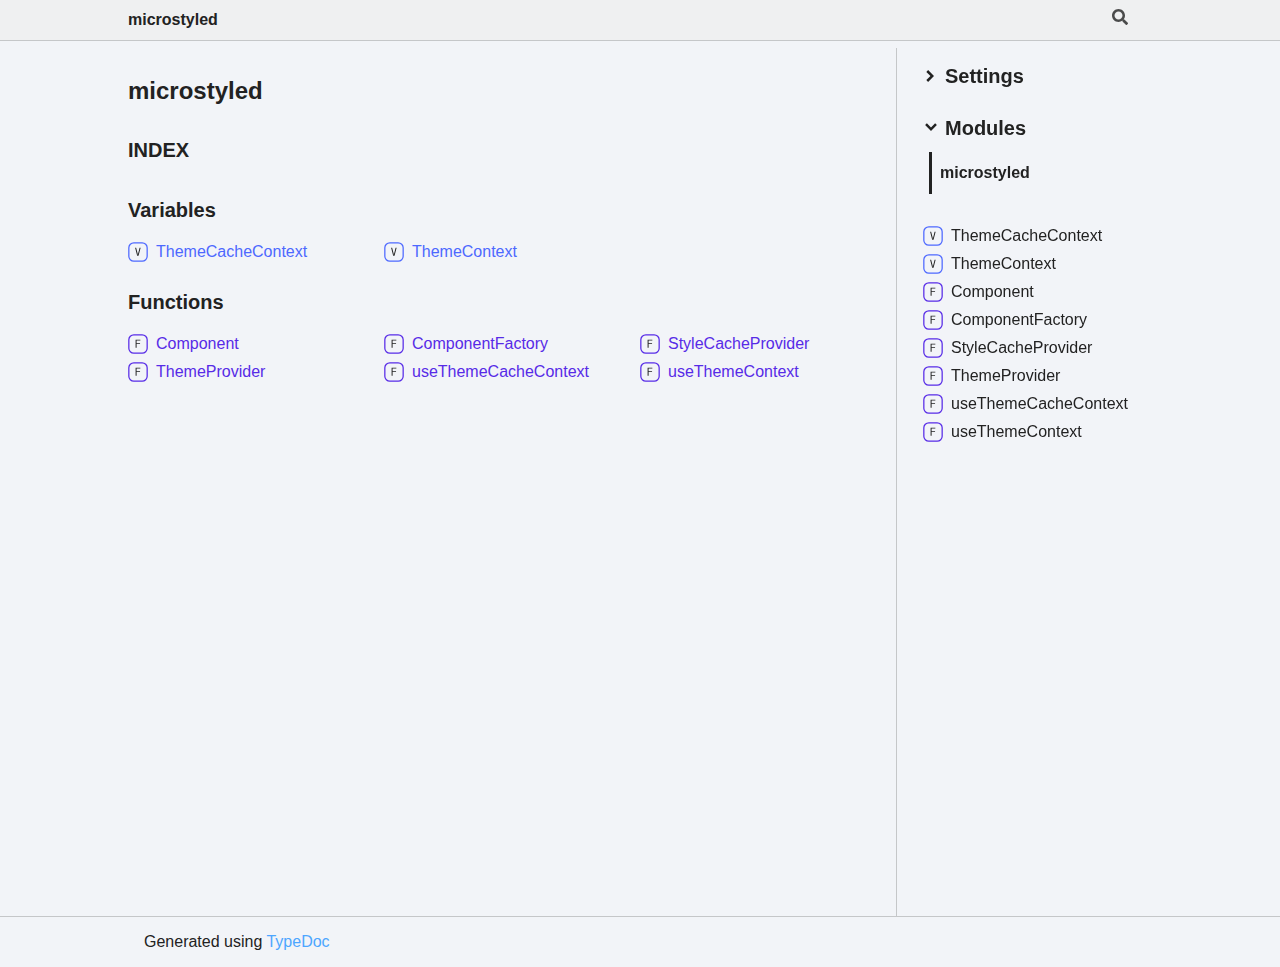
<file: microstyled/modules.html>
<!DOCTYPE html><html class="default" lang="en"><head><meta charSet="utf-8"/><meta http-equiv="x-ua-compatible" content="IE=edge"/><title>microstyled</title><meta name="description" content="Documentation for microstyled"/><meta name="viewport" content="width=device-width, initial-scale=1"/><link rel="stylesheet" href="assets/style.css"/><link rel="stylesheet" href="assets/highlight.css"/><script async src="assets/search.js" id="search-script"></script></head><body><script>document.documentElement.dataset.theme = localStorage.getItem("tsd-theme") || "os"</script><header class="tsd-page-toolbar">
<div class="tsd-toolbar-contents container">
<div class="table-cell" id="tsd-search" data-base=".">
<div class="field"><label for="tsd-search-field" class="tsd-widget search no-caption"><svg width="16" height="16" viewBox="0 0 16 16" fill="none"><path d="M15.7824 13.833L12.6666 10.7177C12.5259 10.5771 12.3353 10.499 12.1353 10.499H11.6259C12.4884 9.39596 13.001 8.00859 13.001 6.49937C13.001 2.90909 10.0914 0 6.50048 0C2.90959 0 0 2.90909 0 6.49937C0 10.0896 2.90959 12.9987 6.50048 12.9987C8.00996 12.9987 9.39756 12.4863 10.5008 11.6239V12.1332C10.5008 12.3332 10.5789 12.5238 10.7195 12.6644L13.8354 15.7797C14.1292 16.0734 14.6042 16.0734 14.8948 15.7797L15.7793 14.8954C16.0731 14.6017 16.0731 14.1267 15.7824 13.833ZM6.50048 10.499C4.29094 10.499 2.50018 8.71165 2.50018 6.49937C2.50018 4.29021 4.28781 2.49976 6.50048 2.49976C8.71001 2.49976 10.5008 4.28708 10.5008 6.49937C10.5008 8.70852 8.71314 10.499 6.50048 10.499Z" fill="var(--color-text)"></path></svg></label><input type="text" id="tsd-search-field" aria-label="Search"/></div>
<ul class="results">
<li class="state loading">Preparing search index...</li>
<li class="state failure">The search index is not available</li></ul><a href="index.html" class="title">microstyled</a></div>
<div class="table-cell" id="tsd-widgets"><a href="#" class="tsd-widget menu no-caption" data-toggle="menu" aria-label="Menu"><svg width="16" height="16" viewBox="0 0 16 16" fill="none"><rect x="1" y="3" width="14" height="2" fill="var(--color-text)"></rect><rect x="1" y="7" width="14" height="2" fill="var(--color-text)"></rect><rect x="1" y="11" width="14" height="2" fill="var(--color-text)"></rect></svg></a></div></div></header>
<div class="container container-main">
<div class="col-8 col-content">
<div class="tsd-page-title">
<h2>microstyled</h2></div>
<section class="tsd-panel-group tsd-index-group">
<section class="tsd-panel tsd-index-panel">
<h3 class="tsd-index-heading uppercase">Index</h3>
<section class="tsd-index-section">
<h3 class="tsd-index-heading">Variables</h3>
<div class="tsd-index-list"><a href="variables/ThemeCacheContext.html" class="tsd-index-link tsd-kind-variable"><svg class="tsd-kind-icon" width="24" height="24" viewBox="0 0 24 24"><rect fill="var(--color-icon-background)" stroke="var(--color-ts-variable)" stroke-width="1.5" x="1" y="1" width="22" height="22" rx="6" id="icon-32-path"></rect><path d="M11.106 16L8.85 7.24H9.966L11.454 13.192C11.558 13.608 11.646 13.996 11.718 14.356C11.79 14.708 11.842 14.976 11.874 15.16C11.906 14.976 11.954 14.708 12.018 14.356C12.09 13.996 12.178 13.608 12.282 13.192L13.758 7.24H14.85L12.582 16H11.106Z" fill="var(--color-text)" id="icon-32-text"></path></svg><span>Theme<wbr/>Cache<wbr/>Context</span></a>
<a href="variables/ThemeContext.html" class="tsd-index-link tsd-kind-variable"><svg class="tsd-kind-icon" width="24" height="24" viewBox="0 0 24 24"><use href="#icon-32-path"></use><use href="#icon-32-text"></use></svg><span>Theme<wbr/>Context</span></a>
</div></section>
<section class="tsd-index-section">
<h3 class="tsd-index-heading">Functions</h3>
<div class="tsd-index-list"><a href="functions/Component.html" class="tsd-index-link tsd-kind-function"><svg class="tsd-kind-icon" width="24" height="24" viewBox="0 0 24 24"><rect fill="var(--color-icon-background)" stroke="var(--color-ts-function)" stroke-width="1.5" x="1" y="1" width="22" height="22" rx="6" id="icon-64-path"></rect><path d="M9.39 16V7.24H14.55V8.224H10.446V11.128H14.238V12.112H10.47V16H9.39Z" fill="var(--color-text)" id="icon-64-text"></path></svg><span>Component</span></a>
<a href="functions/ComponentFactory.html" class="tsd-index-link tsd-kind-function"><svg class="tsd-kind-icon" width="24" height="24" viewBox="0 0 24 24"><use href="#icon-64-path"></use><use href="#icon-64-text"></use></svg><span>Component<wbr/>Factory</span></a>
<a href="functions/StyleCacheProvider.html" class="tsd-index-link tsd-kind-function"><svg class="tsd-kind-icon" width="24" height="24" viewBox="0 0 24 24"><use href="#icon-64-path"></use><use href="#icon-64-text"></use></svg><span>Style<wbr/>Cache<wbr/>Provider</span></a>
<a href="functions/ThemeProvider.html" class="tsd-index-link tsd-kind-function"><svg class="tsd-kind-icon" width="24" height="24" viewBox="0 0 24 24"><use href="#icon-64-path"></use><use href="#icon-64-text"></use></svg><span>Theme<wbr/>Provider</span></a>
<a href="functions/useThemeCacheContext.html" class="tsd-index-link tsd-kind-function"><svg class="tsd-kind-icon" width="24" height="24" viewBox="0 0 24 24"><use href="#icon-64-path"></use><use href="#icon-64-text"></use></svg><span>use<wbr/>Theme<wbr/>Cache<wbr/>Context</span></a>
<a href="functions/useThemeContext.html" class="tsd-index-link tsd-kind-function"><svg class="tsd-kind-icon" width="24" height="24" viewBox="0 0 24 24"><use href="#icon-64-path"></use><use href="#icon-64-text"></use></svg><span>use<wbr/>Theme<wbr/>Context</span></a>
</div></section></section></section></div>
<div class="col-4 col-menu menu-sticky-wrap menu-highlight">
<div class="tsd-navigation settings">
<details class="tsd-index-accordion"><summary class="tsd-accordion-summary">
<h3><svg width="20" height="20" viewBox="0 0 24 24" fill="none"><path d="M4.93896 8.531L12 15.591L19.061 8.531L16.939 6.409L12 11.349L7.06098 6.409L4.93896 8.531Z" fill="var(--color-text)"></path></svg> Settings</h3></summary>
<div class="tsd-accordion-details">
<div class="tsd-filter-visibility">
<h4 class="uppercase">Member Visibility</h4><form>
<ul id="tsd-filter-options">
<li class="tsd-filter-item"><label class="tsd-filter-input"><input type="checkbox" id="tsd-filter-protected" name="protected"/><svg width="32" height="32" viewBox="0 0 32 32" aria-hidden="true"><rect class="tsd-checkbox-background" width="30" height="30" x="1" y="1" rx="6" fill="none"></rect><path class="tsd-checkbox-checkmark" d="M8.35422 16.8214L13.2143 21.75L24.6458 10.25" stroke="none" stroke-width="3.5" stroke-linejoin="round" fill="none"></path></svg><span>Protected</span></label></li>
<li class="tsd-filter-item"><label class="tsd-filter-input"><input type="checkbox" id="tsd-filter-private" name="private"/><svg width="32" height="32" viewBox="0 0 32 32" aria-hidden="true"><rect class="tsd-checkbox-background" width="30" height="30" x="1" y="1" rx="6" fill="none"></rect><path class="tsd-checkbox-checkmark" d="M8.35422 16.8214L13.2143 21.75L24.6458 10.25" stroke="none" stroke-width="3.5" stroke-linejoin="round" fill="none"></path></svg><span>Private</span></label></li>
<li class="tsd-filter-item"><label class="tsd-filter-input"><input type="checkbox" id="tsd-filter-inherited" name="inherited" checked/><svg width="32" height="32" viewBox="0 0 32 32" aria-hidden="true"><rect class="tsd-checkbox-background" width="30" height="30" x="1" y="1" rx="6" fill="none"></rect><path class="tsd-checkbox-checkmark" d="M8.35422 16.8214L13.2143 21.75L24.6458 10.25" stroke="none" stroke-width="3.5" stroke-linejoin="round" fill="none"></path></svg><span>Inherited</span></label></li>
<li class="tsd-filter-item"><label class="tsd-filter-input"><input type="checkbox" id="tsd-filter-external" name="external"/><svg width="32" height="32" viewBox="0 0 32 32" aria-hidden="true"><rect class="tsd-checkbox-background" width="30" height="30" x="1" y="1" rx="6" fill="none"></rect><path class="tsd-checkbox-checkmark" d="M8.35422 16.8214L13.2143 21.75L24.6458 10.25" stroke="none" stroke-width="3.5" stroke-linejoin="round" fill="none"></path></svg><span>External</span></label></li></ul></form></div>
<div class="tsd-theme-toggle">
<h4 class="uppercase">Theme</h4><select id="theme"><option value="os">OS</option><option value="light">Light</option><option value="dark">Dark</option></select></div></div></details></div>
<nav class="tsd-navigation primary">
<details class="tsd-index-accordion" open><summary class="tsd-accordion-summary">
<h3><svg width="20" height="20" viewBox="0 0 24 24" fill="none"><path d="M4.93896 8.531L12 15.591L19.061 8.531L16.939 6.409L12 11.349L7.06098 6.409L4.93896 8.531Z" fill="var(--color-text)"></path></svg> Modules</h3></summary>
<div class="tsd-accordion-details">
<ul>
<li class="current selected"><a href="modules.html">microstyled</a>
<ul></ul></li></ul></div></details></nav>
<nav class="tsd-navigation secondary menu-sticky">
<ul>
<li class="tsd-kind-variable"><a href="variables/ThemeCacheContext.html" class="tsd-index-link"><svg class="tsd-kind-icon" width="24" height="24" viewBox="0 0 24 24"><use href="#icon-32-path"></use><use href="#icon-32-text"></use></svg>Theme<wbr/>Cache<wbr/>Context</a></li>
<li class="tsd-kind-variable"><a href="variables/ThemeContext.html" class="tsd-index-link"><svg class="tsd-kind-icon" width="24" height="24" viewBox="0 0 24 24"><use href="#icon-32-path"></use><use href="#icon-32-text"></use></svg>Theme<wbr/>Context</a></li>
<li class="tsd-kind-function"><a href="functions/Component.html" class="tsd-index-link"><svg class="tsd-kind-icon" width="24" height="24" viewBox="0 0 24 24"><use href="#icon-64-path"></use><use href="#icon-64-text"></use></svg>Component</a></li>
<li class="tsd-kind-function"><a href="functions/ComponentFactory.html" class="tsd-index-link"><svg class="tsd-kind-icon" width="24" height="24" viewBox="0 0 24 24"><use href="#icon-64-path"></use><use href="#icon-64-text"></use></svg>Component<wbr/>Factory</a></li>
<li class="tsd-kind-function"><a href="functions/StyleCacheProvider.html" class="tsd-index-link"><svg class="tsd-kind-icon" width="24" height="24" viewBox="0 0 24 24"><use href="#icon-64-path"></use><use href="#icon-64-text"></use></svg>Style<wbr/>Cache<wbr/>Provider</a></li>
<li class="tsd-kind-function"><a href="functions/ThemeProvider.html" class="tsd-index-link"><svg class="tsd-kind-icon" width="24" height="24" viewBox="0 0 24 24"><use href="#icon-64-path"></use><use href="#icon-64-text"></use></svg>Theme<wbr/>Provider</a></li>
<li class="tsd-kind-function"><a href="functions/useThemeCacheContext.html" class="tsd-index-link"><svg class="tsd-kind-icon" width="24" height="24" viewBox="0 0 24 24"><use href="#icon-64-path"></use><use href="#icon-64-text"></use></svg>use<wbr/>Theme<wbr/>Cache<wbr/>Context</a></li>
<li class="tsd-kind-function"><a href="functions/useThemeContext.html" class="tsd-index-link"><svg class="tsd-kind-icon" width="24" height="24" viewBox="0 0 24 24"><use href="#icon-64-path"></use><use href="#icon-64-text"></use></svg>use<wbr/>Theme<wbr/>Context</a></li></ul></nav></div></div>
<div class="container tsd-generator">
<p>Generated using <a href="https://typedoc.org/" target="_blank">TypeDoc</a></p></div>
<div class="overlay"></div><script src="assets/main.js"></script></body></html>
</file>
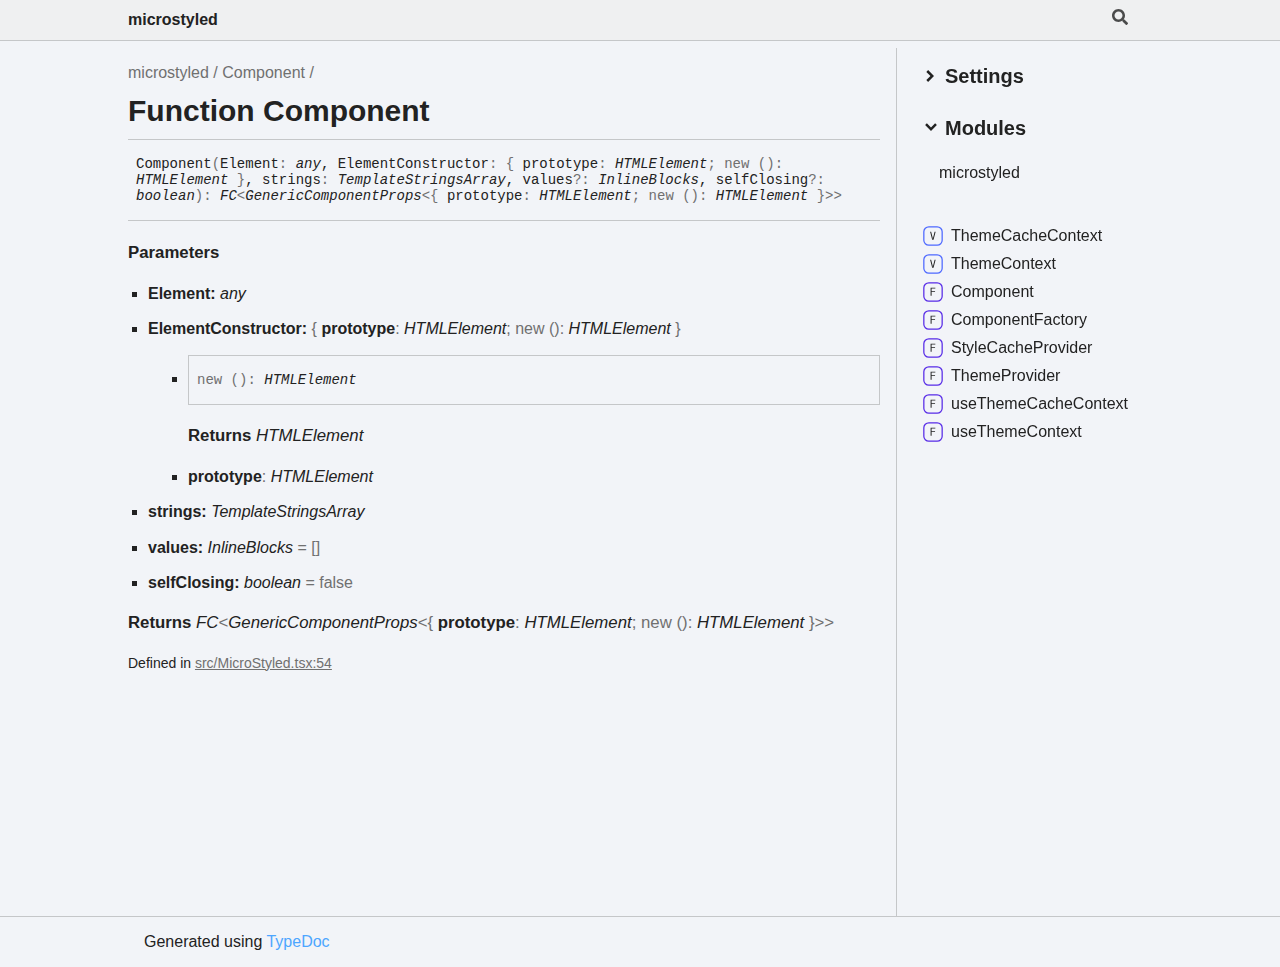
<file: microstyled/functions/Component.html>
<!DOCTYPE html><html class="default" lang="en"><head><meta charSet="utf-8"/><meta http-equiv="x-ua-compatible" content="IE=edge"/><title>Component | microstyled</title><meta name="description" content="Documentation for microstyled"/><meta name="viewport" content="width=device-width, initial-scale=1"/><link rel="stylesheet" href="../assets/style.css"/><link rel="stylesheet" href="../assets/highlight.css"/><script async src="../assets/search.js" id="search-script"></script></head><body><script>document.documentElement.dataset.theme = localStorage.getItem("tsd-theme") || "os"</script><header class="tsd-page-toolbar">
<div class="tsd-toolbar-contents container">
<div class="table-cell" id="tsd-search" data-base="..">
<div class="field"><label for="tsd-search-field" class="tsd-widget search no-caption"><svg width="16" height="16" viewBox="0 0 16 16" fill="none"><path d="M15.7824 13.833L12.6666 10.7177C12.5259 10.5771 12.3353 10.499 12.1353 10.499H11.6259C12.4884 9.39596 13.001 8.00859 13.001 6.49937C13.001 2.90909 10.0914 0 6.50048 0C2.90959 0 0 2.90909 0 6.49937C0 10.0896 2.90959 12.9987 6.50048 12.9987C8.00996 12.9987 9.39756 12.4863 10.5008 11.6239V12.1332C10.5008 12.3332 10.5789 12.5238 10.7195 12.6644L13.8354 15.7797C14.1292 16.0734 14.6042 16.0734 14.8948 15.7797L15.7793 14.8954C16.0731 14.6017 16.0731 14.1267 15.7824 13.833ZM6.50048 10.499C4.29094 10.499 2.50018 8.71165 2.50018 6.49937C2.50018 4.29021 4.28781 2.49976 6.50048 2.49976C8.71001 2.49976 10.5008 4.28708 10.5008 6.49937C10.5008 8.70852 8.71314 10.499 6.50048 10.499Z" fill="var(--color-text)"></path></svg></label><input type="text" id="tsd-search-field" aria-label="Search"/></div>
<ul class="results">
<li class="state loading">Preparing search index...</li>
<li class="state failure">The search index is not available</li></ul><a href="../index.html" class="title">microstyled</a></div>
<div class="table-cell" id="tsd-widgets"><a href="#" class="tsd-widget menu no-caption" data-toggle="menu" aria-label="Menu"><svg width="16" height="16" viewBox="0 0 16 16" fill="none"><rect x="1" y="3" width="14" height="2" fill="var(--color-text)"></rect><rect x="1" y="7" width="14" height="2" fill="var(--color-text)"></rect><rect x="1" y="11" width="14" height="2" fill="var(--color-text)"></rect></svg></a></div></div></header>
<div class="container container-main">
<div class="col-8 col-content">
<div class="tsd-page-title">
<ul class="tsd-breadcrumb">
<li><a href="../modules.html">microstyled</a></li>
<li><a href="Component.html">Component</a></li></ul>
<h1>Function Component</h1></div>
<section class="tsd-panel">
<ul class="tsd-signatures tsd-kind-function">
<li class="tsd-signature tsd-anchor-link" id="Component">Component<span class="tsd-signature-symbol">(</span>Element<span class="tsd-signature-symbol">: </span><span class="tsd-signature-type">any</span>, ElementConstructor<span class="tsd-signature-symbol">: </span><span class="tsd-signature-symbol">{ </span>prototype<span class="tsd-signature-symbol">: </span><span class="tsd-signature-type">HTMLElement</span><span class="tsd-signature-symbol">; </span><span class="tsd-signature-symbol">new </span><span class="tsd-signature-symbol">(</span><span class="tsd-signature-symbol">)</span><span class="tsd-signature-symbol">: </span><span class="tsd-signature-type">HTMLElement</span><span class="tsd-signature-symbol"> }</span>, strings<span class="tsd-signature-symbol">: </span><span class="tsd-signature-type">TemplateStringsArray</span>, values<span class="tsd-signature-symbol">?: </span><span class="tsd-signature-type">InlineBlocks</span>, selfClosing<span class="tsd-signature-symbol">?: </span><span class="tsd-signature-type">boolean</span><span class="tsd-signature-symbol">)</span><span class="tsd-signature-symbol">: </span><span class="tsd-signature-type">FC</span><span class="tsd-signature-symbol">&lt;</span><span class="tsd-signature-type">GenericComponentProps</span><span class="tsd-signature-symbol">&lt;</span><span class="tsd-signature-symbol">{ </span>prototype<span class="tsd-signature-symbol">: </span><span class="tsd-signature-type">HTMLElement</span><span class="tsd-signature-symbol">; </span><span class="tsd-signature-symbol">new </span><span class="tsd-signature-symbol">(</span><span class="tsd-signature-symbol">)</span><span class="tsd-signature-symbol">: </span><span class="tsd-signature-type">HTMLElement</span><span class="tsd-signature-symbol"> }</span><span class="tsd-signature-symbol">&gt;</span><span class="tsd-signature-symbol">&gt;</span><a href="#Component" aria-label="Permalink" class="tsd-anchor-icon"><svg class="icon icon-tabler icon-tabler-link" viewBox="0 0 24 24" stroke-width="2" stroke="currentColor" fill="none" stroke-linecap="round" stroke-linejoin="round"><path stroke="none" d="M0 0h24v24H0z" fill="none" id="icon-anchor-a"></path><path d="M10 14a3.5 3.5 0 0 0 5 0l4 -4a3.5 3.5 0 0 0 -5 -5l-.5 .5" id="icon-anchor-b"></path><path d="M14 10a3.5 3.5 0 0 0 -5 0l-4 4a3.5 3.5 0 0 0 5 5l.5 -.5" id="icon-anchor-c"></path></svg></a></li>
<li class="tsd-description">
<div class="tsd-parameters">
<h4 class="tsd-parameters-title">Parameters</h4>
<ul class="tsd-parameter-list">
<li>
<h5>Element: <span class="tsd-signature-type">any</span></h5></li>
<li>
<h5>ElementConstructor: <span class="tsd-signature-symbol">{ </span>prototype<span class="tsd-signature-symbol">: </span><span class="tsd-signature-type">HTMLElement</span><span class="tsd-signature-symbol">; </span><span class="tsd-signature-symbol">new </span><span class="tsd-signature-symbol">(</span><span class="tsd-signature-symbol">)</span><span class="tsd-signature-symbol">: </span><span class="tsd-signature-type">HTMLElement</span><span class="tsd-signature-symbol"> }</span></h5>
<ul class="tsd-parameters">
<li class="tsd-parameter-signature">
<ul class="tsd-signatures tsd-kind-type-literal">
<li class="tsd-signature"><span class="tsd-signature-symbol">new </span><span class="tsd-signature-symbol">(</span><span class="tsd-signature-symbol">)</span><span class="tsd-signature-symbol">: </span><span class="tsd-signature-type">HTMLElement</span></li>
<li class="tsd-description">
<h4 class="tsd-returns-title">Returns <span class="tsd-signature-type">HTMLElement</span></h4></li></ul></li>
<li class="tsd-parameter">
<h5>prototype<span class="tsd-signature-symbol">: </span><span class="tsd-signature-type">HTMLElement</span></h5></li></ul></li>
<li>
<h5>strings: <span class="tsd-signature-type">TemplateStringsArray</span></h5></li>
<li>
<h5>values: <span class="tsd-signature-type">InlineBlocks</span><span class="tsd-signature-symbol"> = []</span></h5></li>
<li>
<h5>selfClosing: <span class="tsd-signature-type">boolean</span><span class="tsd-signature-symbol"> = false</span></h5></li></ul></div>
<h4 class="tsd-returns-title">Returns <span class="tsd-signature-type">FC</span><span class="tsd-signature-symbol">&lt;</span><span class="tsd-signature-type">GenericComponentProps</span><span class="tsd-signature-symbol">&lt;</span><span class="tsd-signature-symbol">{ </span>prototype<span class="tsd-signature-symbol">: </span><span class="tsd-signature-type">HTMLElement</span><span class="tsd-signature-symbol">; </span><span class="tsd-signature-symbol">new </span><span class="tsd-signature-symbol">(</span><span class="tsd-signature-symbol">)</span><span class="tsd-signature-symbol">: </span><span class="tsd-signature-type">HTMLElement</span><span class="tsd-signature-symbol"> }</span><span class="tsd-signature-symbol">&gt;</span><span class="tsd-signature-symbol">&gt;</span></h4><aside class="tsd-sources">
<ul>
<li>Defined in <a href="https://github.com/caffed/microstyled/blob/85de77a/src/MicroStyled.tsx#L54">src/MicroStyled.tsx:54</a></li></ul></aside></li></ul></section></div>
<div class="col-4 col-menu menu-sticky-wrap menu-highlight">
<div class="tsd-navigation settings">
<details class="tsd-index-accordion"><summary class="tsd-accordion-summary">
<h3><svg width="20" height="20" viewBox="0 0 24 24" fill="none"><path d="M4.93896 8.531L12 15.591L19.061 8.531L16.939 6.409L12 11.349L7.06098 6.409L4.93896 8.531Z" fill="var(--color-text)"></path></svg> Settings</h3></summary>
<div class="tsd-accordion-details">
<div class="tsd-filter-visibility">
<h4 class="uppercase">Member Visibility</h4><form>
<ul id="tsd-filter-options">
<li class="tsd-filter-item"><label class="tsd-filter-input"><input type="checkbox" id="tsd-filter-protected" name="protected"/><svg width="32" height="32" viewBox="0 0 32 32" aria-hidden="true"><rect class="tsd-checkbox-background" width="30" height="30" x="1" y="1" rx="6" fill="none"></rect><path class="tsd-checkbox-checkmark" d="M8.35422 16.8214L13.2143 21.75L24.6458 10.25" stroke="none" stroke-width="3.5" stroke-linejoin="round" fill="none"></path></svg><span>Protected</span></label></li>
<li class="tsd-filter-item"><label class="tsd-filter-input"><input type="checkbox" id="tsd-filter-private" name="private"/><svg width="32" height="32" viewBox="0 0 32 32" aria-hidden="true"><rect class="tsd-checkbox-background" width="30" height="30" x="1" y="1" rx="6" fill="none"></rect><path class="tsd-checkbox-checkmark" d="M8.35422 16.8214L13.2143 21.75L24.6458 10.25" stroke="none" stroke-width="3.5" stroke-linejoin="round" fill="none"></path></svg><span>Private</span></label></li>
<li class="tsd-filter-item"><label class="tsd-filter-input"><input type="checkbox" id="tsd-filter-inherited" name="inherited" checked/><svg width="32" height="32" viewBox="0 0 32 32" aria-hidden="true"><rect class="tsd-checkbox-background" width="30" height="30" x="1" y="1" rx="6" fill="none"></rect><path class="tsd-checkbox-checkmark" d="M8.35422 16.8214L13.2143 21.75L24.6458 10.25" stroke="none" stroke-width="3.5" stroke-linejoin="round" fill="none"></path></svg><span>Inherited</span></label></li>
<li class="tsd-filter-item"><label class="tsd-filter-input"><input type="checkbox" id="tsd-filter-external" name="external"/><svg width="32" height="32" viewBox="0 0 32 32" aria-hidden="true"><rect class="tsd-checkbox-background" width="30" height="30" x="1" y="1" rx="6" fill="none"></rect><path class="tsd-checkbox-checkmark" d="M8.35422 16.8214L13.2143 21.75L24.6458 10.25" stroke="none" stroke-width="3.5" stroke-linejoin="round" fill="none"></path></svg><span>External</span></label></li></ul></form></div>
<div class="tsd-theme-toggle">
<h4 class="uppercase">Theme</h4><select id="theme"><option value="os">OS</option><option value="light">Light</option><option value="dark">Dark</option></select></div></div></details></div>
<nav class="tsd-navigation primary">
<details class="tsd-index-accordion" open><summary class="tsd-accordion-summary">
<h3><svg width="20" height="20" viewBox="0 0 24 24" fill="none"><path d="M4.93896 8.531L12 15.591L19.061 8.531L16.939 6.409L12 11.349L7.06098 6.409L4.93896 8.531Z" fill="var(--color-text)"></path></svg> Modules</h3></summary>
<div class="tsd-accordion-details">
<ul>
<li><a href="../modules.html">microstyled</a>
<ul></ul></li></ul></div></details></nav>
<nav class="tsd-navigation secondary menu-sticky">
<ul>
<li class="tsd-kind-variable"><a href="../variables/ThemeCacheContext.html" class="tsd-index-link"><svg class="tsd-kind-icon" width="24" height="24" viewBox="0 0 24 24"><rect fill="var(--color-icon-background)" stroke="var(--color-ts-variable)" stroke-width="1.5" x="1" y="1" width="22" height="22" rx="6" id="icon-32-path"></rect><path d="M11.106 16L8.85 7.24H9.966L11.454 13.192C11.558 13.608 11.646 13.996 11.718 14.356C11.79 14.708 11.842 14.976 11.874 15.16C11.906 14.976 11.954 14.708 12.018 14.356C12.09 13.996 12.178 13.608 12.282 13.192L13.758 7.24H14.85L12.582 16H11.106Z" fill="var(--color-text)" id="icon-32-text"></path></svg>Theme<wbr/>Cache<wbr/>Context</a></li>
<li class="tsd-kind-variable"><a href="../variables/ThemeContext.html" class="tsd-index-link"><svg class="tsd-kind-icon" width="24" height="24" viewBox="0 0 24 24"><use href="#icon-32-path"></use><use href="#icon-32-text"></use></svg>Theme<wbr/>Context</a></li>
<li class="current tsd-kind-function"><a href="Component.html" class="tsd-index-link"><svg class="tsd-kind-icon" width="24" height="24" viewBox="0 0 24 24"><rect fill="var(--color-icon-background)" stroke="var(--color-ts-function)" stroke-width="1.5" x="1" y="1" width="22" height="22" rx="6" id="icon-64-path"></rect><path d="M9.39 16V7.24H14.55V8.224H10.446V11.128H14.238V12.112H10.47V16H9.39Z" fill="var(--color-text)" id="icon-64-text"></path></svg>Component</a></li>
<li class="tsd-kind-function"><a href="ComponentFactory.html" class="tsd-index-link"><svg class="tsd-kind-icon" width="24" height="24" viewBox="0 0 24 24"><use href="#icon-64-path"></use><use href="#icon-64-text"></use></svg>Component<wbr/>Factory</a></li>
<li class="tsd-kind-function"><a href="StyleCacheProvider.html" class="tsd-index-link"><svg class="tsd-kind-icon" width="24" height="24" viewBox="0 0 24 24"><use href="#icon-64-path"></use><use href="#icon-64-text"></use></svg>Style<wbr/>Cache<wbr/>Provider</a></li>
<li class="tsd-kind-function"><a href="ThemeProvider.html" class="tsd-index-link"><svg class="tsd-kind-icon" width="24" height="24" viewBox="0 0 24 24"><use href="#icon-64-path"></use><use href="#icon-64-text"></use></svg>Theme<wbr/>Provider</a></li>
<li class="tsd-kind-function"><a href="useThemeCacheContext.html" class="tsd-index-link"><svg class="tsd-kind-icon" width="24" height="24" viewBox="0 0 24 24"><use href="#icon-64-path"></use><use href="#icon-64-text"></use></svg>use<wbr/>Theme<wbr/>Cache<wbr/>Context</a></li>
<li class="tsd-kind-function"><a href="useThemeContext.html" class="tsd-index-link"><svg class="tsd-kind-icon" width="24" height="24" viewBox="0 0 24 24"><use href="#icon-64-path"></use><use href="#icon-64-text"></use></svg>use<wbr/>Theme<wbr/>Context</a></li></ul></nav></div></div>
<div class="container tsd-generator">
<p>Generated using <a href="https://typedoc.org/" target="_blank">TypeDoc</a></p></div>
<div class="overlay"></div><script src="../assets/main.js"></script></body></html>
</file>
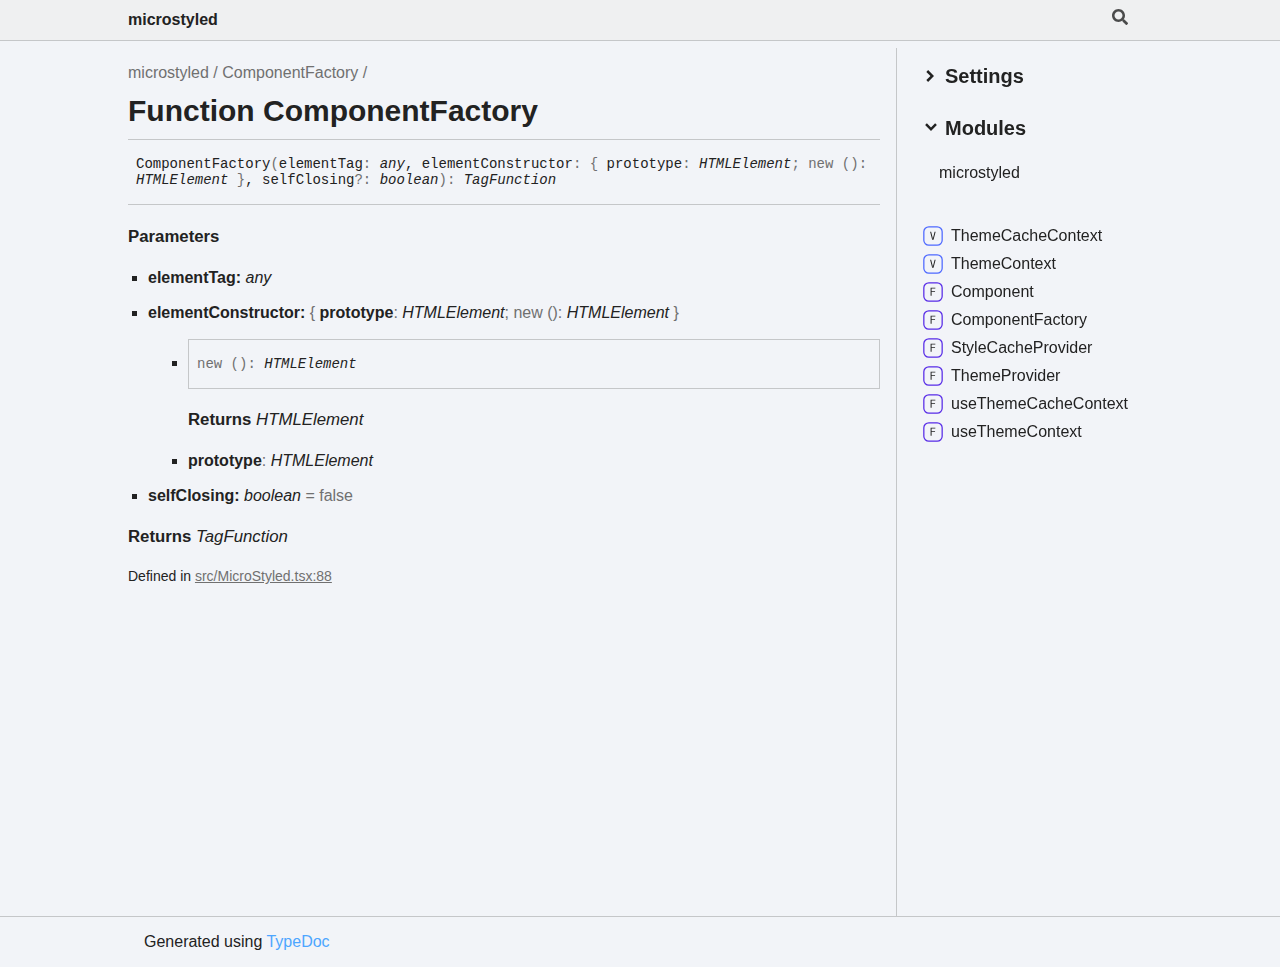
<file: microstyled/functions/ComponentFactory.html>
<!DOCTYPE html><html class="default" lang="en"><head><meta charSet="utf-8"/><meta http-equiv="x-ua-compatible" content="IE=edge"/><title>ComponentFactory | microstyled</title><meta name="description" content="Documentation for microstyled"/><meta name="viewport" content="width=device-width, initial-scale=1"/><link rel="stylesheet" href="../assets/style.css"/><link rel="stylesheet" href="../assets/highlight.css"/><script async src="../assets/search.js" id="search-script"></script></head><body><script>document.documentElement.dataset.theme = localStorage.getItem("tsd-theme") || "os"</script><header class="tsd-page-toolbar">
<div class="tsd-toolbar-contents container">
<div class="table-cell" id="tsd-search" data-base="..">
<div class="field"><label for="tsd-search-field" class="tsd-widget search no-caption"><svg width="16" height="16" viewBox="0 0 16 16" fill="none"><path d="M15.7824 13.833L12.6666 10.7177C12.5259 10.5771 12.3353 10.499 12.1353 10.499H11.6259C12.4884 9.39596 13.001 8.00859 13.001 6.49937C13.001 2.90909 10.0914 0 6.50048 0C2.90959 0 0 2.90909 0 6.49937C0 10.0896 2.90959 12.9987 6.50048 12.9987C8.00996 12.9987 9.39756 12.4863 10.5008 11.6239V12.1332C10.5008 12.3332 10.5789 12.5238 10.7195 12.6644L13.8354 15.7797C14.1292 16.0734 14.6042 16.0734 14.8948 15.7797L15.7793 14.8954C16.0731 14.6017 16.0731 14.1267 15.7824 13.833ZM6.50048 10.499C4.29094 10.499 2.50018 8.71165 2.50018 6.49937C2.50018 4.29021 4.28781 2.49976 6.50048 2.49976C8.71001 2.49976 10.5008 4.28708 10.5008 6.49937C10.5008 8.70852 8.71314 10.499 6.50048 10.499Z" fill="var(--color-text)"></path></svg></label><input type="text" id="tsd-search-field" aria-label="Search"/></div>
<ul class="results">
<li class="state loading">Preparing search index...</li>
<li class="state failure">The search index is not available</li></ul><a href="../index.html" class="title">microstyled</a></div>
<div class="table-cell" id="tsd-widgets"><a href="#" class="tsd-widget menu no-caption" data-toggle="menu" aria-label="Menu"><svg width="16" height="16" viewBox="0 0 16 16" fill="none"><rect x="1" y="3" width="14" height="2" fill="var(--color-text)"></rect><rect x="1" y="7" width="14" height="2" fill="var(--color-text)"></rect><rect x="1" y="11" width="14" height="2" fill="var(--color-text)"></rect></svg></a></div></div></header>
<div class="container container-main">
<div class="col-8 col-content">
<div class="tsd-page-title">
<ul class="tsd-breadcrumb">
<li><a href="../modules.html">microstyled</a></li>
<li><a href="ComponentFactory.html">ComponentFactory</a></li></ul>
<h1>Function ComponentFactory</h1></div>
<section class="tsd-panel">
<ul class="tsd-signatures tsd-kind-function">
<li class="tsd-signature tsd-anchor-link" id="ComponentFactory">Component<wbr/>Factory<span class="tsd-signature-symbol">(</span>elementTag<span class="tsd-signature-symbol">: </span><span class="tsd-signature-type">any</span>, elementConstructor<span class="tsd-signature-symbol">: </span><span class="tsd-signature-symbol">{ </span>prototype<span class="tsd-signature-symbol">: </span><span class="tsd-signature-type">HTMLElement</span><span class="tsd-signature-symbol">; </span><span class="tsd-signature-symbol">new </span><span class="tsd-signature-symbol">(</span><span class="tsd-signature-symbol">)</span><span class="tsd-signature-symbol">: </span><span class="tsd-signature-type">HTMLElement</span><span class="tsd-signature-symbol"> }</span>, selfClosing<span class="tsd-signature-symbol">?: </span><span class="tsd-signature-type">boolean</span><span class="tsd-signature-symbol">)</span><span class="tsd-signature-symbol">: </span><span class="tsd-signature-type">TagFunction</span><a href="#ComponentFactory" aria-label="Permalink" class="tsd-anchor-icon"><svg class="icon icon-tabler icon-tabler-link" viewBox="0 0 24 24" stroke-width="2" stroke="currentColor" fill="none" stroke-linecap="round" stroke-linejoin="round"><path stroke="none" d="M0 0h24v24H0z" fill="none" id="icon-anchor-a"></path><path d="M10 14a3.5 3.5 0 0 0 5 0l4 -4a3.5 3.5 0 0 0 -5 -5l-.5 .5" id="icon-anchor-b"></path><path d="M14 10a3.5 3.5 0 0 0 -5 0l-4 4a3.5 3.5 0 0 0 5 5l.5 -.5" id="icon-anchor-c"></path></svg></a></li>
<li class="tsd-description">
<div class="tsd-parameters">
<h4 class="tsd-parameters-title">Parameters</h4>
<ul class="tsd-parameter-list">
<li>
<h5>elementTag: <span class="tsd-signature-type">any</span></h5></li>
<li>
<h5>elementConstructor: <span class="tsd-signature-symbol">{ </span>prototype<span class="tsd-signature-symbol">: </span><span class="tsd-signature-type">HTMLElement</span><span class="tsd-signature-symbol">; </span><span class="tsd-signature-symbol">new </span><span class="tsd-signature-symbol">(</span><span class="tsd-signature-symbol">)</span><span class="tsd-signature-symbol">: </span><span class="tsd-signature-type">HTMLElement</span><span class="tsd-signature-symbol"> }</span></h5>
<ul class="tsd-parameters">
<li class="tsd-parameter-signature">
<ul class="tsd-signatures tsd-kind-type-literal">
<li class="tsd-signature"><span class="tsd-signature-symbol">new </span><span class="tsd-signature-symbol">(</span><span class="tsd-signature-symbol">)</span><span class="tsd-signature-symbol">: </span><span class="tsd-signature-type">HTMLElement</span></li>
<li class="tsd-description">
<h4 class="tsd-returns-title">Returns <span class="tsd-signature-type">HTMLElement</span></h4></li></ul></li>
<li class="tsd-parameter">
<h5>prototype<span class="tsd-signature-symbol">: </span><span class="tsd-signature-type">HTMLElement</span></h5></li></ul></li>
<li>
<h5>selfClosing: <span class="tsd-signature-type">boolean</span><span class="tsd-signature-symbol"> = false</span></h5></li></ul></div>
<h4 class="tsd-returns-title">Returns <span class="tsd-signature-type">TagFunction</span></h4><aside class="tsd-sources">
<ul>
<li>Defined in <a href="https://github.com/caffed/microstyled/blob/85de77a/src/MicroStyled.tsx#L88">src/MicroStyled.tsx:88</a></li></ul></aside></li></ul></section></div>
<div class="col-4 col-menu menu-sticky-wrap menu-highlight">
<div class="tsd-navigation settings">
<details class="tsd-index-accordion"><summary class="tsd-accordion-summary">
<h3><svg width="20" height="20" viewBox="0 0 24 24" fill="none"><path d="M4.93896 8.531L12 15.591L19.061 8.531L16.939 6.409L12 11.349L7.06098 6.409L4.93896 8.531Z" fill="var(--color-text)"></path></svg> Settings</h3></summary>
<div class="tsd-accordion-details">
<div class="tsd-filter-visibility">
<h4 class="uppercase">Member Visibility</h4><form>
<ul id="tsd-filter-options">
<li class="tsd-filter-item"><label class="tsd-filter-input"><input type="checkbox" id="tsd-filter-protected" name="protected"/><svg width="32" height="32" viewBox="0 0 32 32" aria-hidden="true"><rect class="tsd-checkbox-background" width="30" height="30" x="1" y="1" rx="6" fill="none"></rect><path class="tsd-checkbox-checkmark" d="M8.35422 16.8214L13.2143 21.75L24.6458 10.25" stroke="none" stroke-width="3.5" stroke-linejoin="round" fill="none"></path></svg><span>Protected</span></label></li>
<li class="tsd-filter-item"><label class="tsd-filter-input"><input type="checkbox" id="tsd-filter-private" name="private"/><svg width="32" height="32" viewBox="0 0 32 32" aria-hidden="true"><rect class="tsd-checkbox-background" width="30" height="30" x="1" y="1" rx="6" fill="none"></rect><path class="tsd-checkbox-checkmark" d="M8.35422 16.8214L13.2143 21.75L24.6458 10.25" stroke="none" stroke-width="3.5" stroke-linejoin="round" fill="none"></path></svg><span>Private</span></label></li>
<li class="tsd-filter-item"><label class="tsd-filter-input"><input type="checkbox" id="tsd-filter-inherited" name="inherited" checked/><svg width="32" height="32" viewBox="0 0 32 32" aria-hidden="true"><rect class="tsd-checkbox-background" width="30" height="30" x="1" y="1" rx="6" fill="none"></rect><path class="tsd-checkbox-checkmark" d="M8.35422 16.8214L13.2143 21.75L24.6458 10.25" stroke="none" stroke-width="3.5" stroke-linejoin="round" fill="none"></path></svg><span>Inherited</span></label></li>
<li class="tsd-filter-item"><label class="tsd-filter-input"><input type="checkbox" id="tsd-filter-external" name="external"/><svg width="32" height="32" viewBox="0 0 32 32" aria-hidden="true"><rect class="tsd-checkbox-background" width="30" height="30" x="1" y="1" rx="6" fill="none"></rect><path class="tsd-checkbox-checkmark" d="M8.35422 16.8214L13.2143 21.75L24.6458 10.25" stroke="none" stroke-width="3.5" stroke-linejoin="round" fill="none"></path></svg><span>External</span></label></li></ul></form></div>
<div class="tsd-theme-toggle">
<h4 class="uppercase">Theme</h4><select id="theme"><option value="os">OS</option><option value="light">Light</option><option value="dark">Dark</option></select></div></div></details></div>
<nav class="tsd-navigation primary">
<details class="tsd-index-accordion" open><summary class="tsd-accordion-summary">
<h3><svg width="20" height="20" viewBox="0 0 24 24" fill="none"><path d="M4.93896 8.531L12 15.591L19.061 8.531L16.939 6.409L12 11.349L7.06098 6.409L4.93896 8.531Z" fill="var(--color-text)"></path></svg> Modules</h3></summary>
<div class="tsd-accordion-details">
<ul>
<li><a href="../modules.html">microstyled</a>
<ul></ul></li></ul></div></details></nav>
<nav class="tsd-navigation secondary menu-sticky">
<ul>
<li class="tsd-kind-variable"><a href="../variables/ThemeCacheContext.html" class="tsd-index-link"><svg class="tsd-kind-icon" width="24" height="24" viewBox="0 0 24 24"><rect fill="var(--color-icon-background)" stroke="var(--color-ts-variable)" stroke-width="1.5" x="1" y="1" width="22" height="22" rx="6" id="icon-32-path"></rect><path d="M11.106 16L8.85 7.24H9.966L11.454 13.192C11.558 13.608 11.646 13.996 11.718 14.356C11.79 14.708 11.842 14.976 11.874 15.16C11.906 14.976 11.954 14.708 12.018 14.356C12.09 13.996 12.178 13.608 12.282 13.192L13.758 7.24H14.85L12.582 16H11.106Z" fill="var(--color-text)" id="icon-32-text"></path></svg>Theme<wbr/>Cache<wbr/>Context</a></li>
<li class="tsd-kind-variable"><a href="../variables/ThemeContext.html" class="tsd-index-link"><svg class="tsd-kind-icon" width="24" height="24" viewBox="0 0 24 24"><use href="#icon-32-path"></use><use href="#icon-32-text"></use></svg>Theme<wbr/>Context</a></li>
<li class="tsd-kind-function"><a href="Component.html" class="tsd-index-link"><svg class="tsd-kind-icon" width="24" height="24" viewBox="0 0 24 24"><rect fill="var(--color-icon-background)" stroke="var(--color-ts-function)" stroke-width="1.5" x="1" y="1" width="22" height="22" rx="6" id="icon-64-path"></rect><path d="M9.39 16V7.24H14.55V8.224H10.446V11.128H14.238V12.112H10.47V16H9.39Z" fill="var(--color-text)" id="icon-64-text"></path></svg>Component</a></li>
<li class="current tsd-kind-function"><a href="ComponentFactory.html" class="tsd-index-link"><svg class="tsd-kind-icon" width="24" height="24" viewBox="0 0 24 24"><use href="#icon-64-path"></use><use href="#icon-64-text"></use></svg>Component<wbr/>Factory</a></li>
<li class="tsd-kind-function"><a href="StyleCacheProvider.html" class="tsd-index-link"><svg class="tsd-kind-icon" width="24" height="24" viewBox="0 0 24 24"><use href="#icon-64-path"></use><use href="#icon-64-text"></use></svg>Style<wbr/>Cache<wbr/>Provider</a></li>
<li class="tsd-kind-function"><a href="ThemeProvider.html" class="tsd-index-link"><svg class="tsd-kind-icon" width="24" height="24" viewBox="0 0 24 24"><use href="#icon-64-path"></use><use href="#icon-64-text"></use></svg>Theme<wbr/>Provider</a></li>
<li class="tsd-kind-function"><a href="useThemeCacheContext.html" class="tsd-index-link"><svg class="tsd-kind-icon" width="24" height="24" viewBox="0 0 24 24"><use href="#icon-64-path"></use><use href="#icon-64-text"></use></svg>use<wbr/>Theme<wbr/>Cache<wbr/>Context</a></li>
<li class="tsd-kind-function"><a href="useThemeContext.html" class="tsd-index-link"><svg class="tsd-kind-icon" width="24" height="24" viewBox="0 0 24 24"><use href="#icon-64-path"></use><use href="#icon-64-text"></use></svg>use<wbr/>Theme<wbr/>Context</a></li></ul></nav></div></div>
<div class="container tsd-generator">
<p>Generated using <a href="https://typedoc.org/" target="_blank">TypeDoc</a></p></div>
<div class="overlay"></div><script src="../assets/main.js"></script></body></html>
</file>
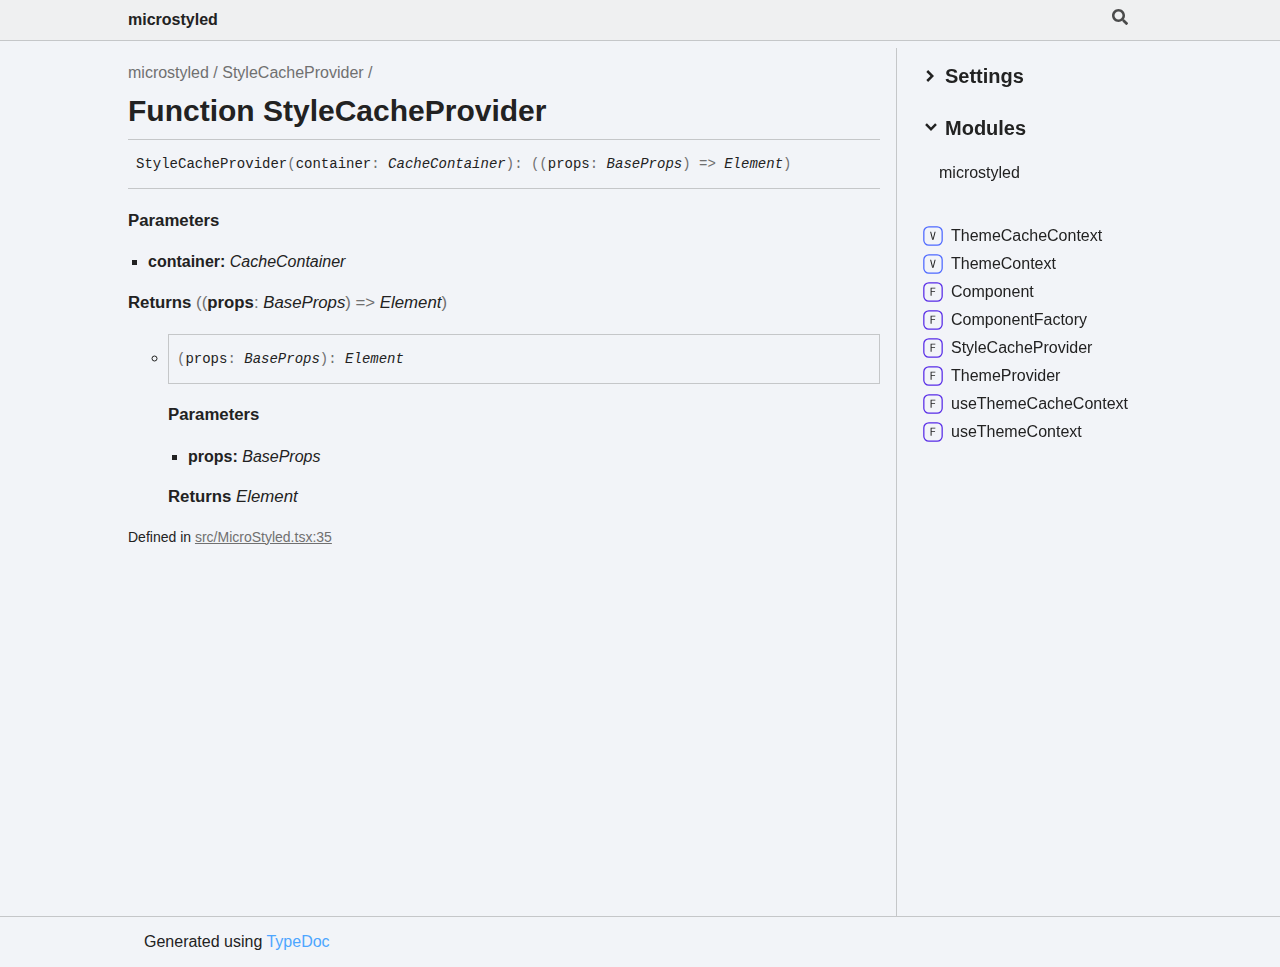
<file: microstyled/functions/StyleCacheProvider.html>
<!DOCTYPE html><html class="default" lang="en"><head><meta charSet="utf-8"/><meta http-equiv="x-ua-compatible" content="IE=edge"/><title>StyleCacheProvider | microstyled</title><meta name="description" content="Documentation for microstyled"/><meta name="viewport" content="width=device-width, initial-scale=1"/><link rel="stylesheet" href="../assets/style.css"/><link rel="stylesheet" href="../assets/highlight.css"/><script async src="../assets/search.js" id="search-script"></script></head><body><script>document.documentElement.dataset.theme = localStorage.getItem("tsd-theme") || "os"</script><header class="tsd-page-toolbar">
<div class="tsd-toolbar-contents container">
<div class="table-cell" id="tsd-search" data-base="..">
<div class="field"><label for="tsd-search-field" class="tsd-widget search no-caption"><svg width="16" height="16" viewBox="0 0 16 16" fill="none"><path d="M15.7824 13.833L12.6666 10.7177C12.5259 10.5771 12.3353 10.499 12.1353 10.499H11.6259C12.4884 9.39596 13.001 8.00859 13.001 6.49937C13.001 2.90909 10.0914 0 6.50048 0C2.90959 0 0 2.90909 0 6.49937C0 10.0896 2.90959 12.9987 6.50048 12.9987C8.00996 12.9987 9.39756 12.4863 10.5008 11.6239V12.1332C10.5008 12.3332 10.5789 12.5238 10.7195 12.6644L13.8354 15.7797C14.1292 16.0734 14.6042 16.0734 14.8948 15.7797L15.7793 14.8954C16.0731 14.6017 16.0731 14.1267 15.7824 13.833ZM6.50048 10.499C4.29094 10.499 2.50018 8.71165 2.50018 6.49937C2.50018 4.29021 4.28781 2.49976 6.50048 2.49976C8.71001 2.49976 10.5008 4.28708 10.5008 6.49937C10.5008 8.70852 8.71314 10.499 6.50048 10.499Z" fill="var(--color-text)"></path></svg></label><input type="text" id="tsd-search-field" aria-label="Search"/></div>
<ul class="results">
<li class="state loading">Preparing search index...</li>
<li class="state failure">The search index is not available</li></ul><a href="../index.html" class="title">microstyled</a></div>
<div class="table-cell" id="tsd-widgets"><a href="#" class="tsd-widget menu no-caption" data-toggle="menu" aria-label="Menu"><svg width="16" height="16" viewBox="0 0 16 16" fill="none"><rect x="1" y="3" width="14" height="2" fill="var(--color-text)"></rect><rect x="1" y="7" width="14" height="2" fill="var(--color-text)"></rect><rect x="1" y="11" width="14" height="2" fill="var(--color-text)"></rect></svg></a></div></div></header>
<div class="container container-main">
<div class="col-8 col-content">
<div class="tsd-page-title">
<ul class="tsd-breadcrumb">
<li><a href="../modules.html">microstyled</a></li>
<li><a href="StyleCacheProvider.html">StyleCacheProvider</a></li></ul>
<h1>Function StyleCacheProvider</h1></div>
<section class="tsd-panel">
<ul class="tsd-signatures tsd-kind-function">
<li class="tsd-signature tsd-anchor-link" id="StyleCacheProvider">Style<wbr/>Cache<wbr/>Provider<span class="tsd-signature-symbol">(</span>container<span class="tsd-signature-symbol">: </span><span class="tsd-signature-type">CacheContainer</span><span class="tsd-signature-symbol">)</span><span class="tsd-signature-symbol">: </span><span class="tsd-signature-symbol">(</span><span class="tsd-signature-symbol">(</span>props<span class="tsd-signature-symbol">: </span><span class="tsd-signature-type">BaseProps</span><span class="tsd-signature-symbol">)</span><span class="tsd-signature-symbol"> =&gt; </span><span class="tsd-signature-type">Element</span><span class="tsd-signature-symbol">)</span><a href="#StyleCacheProvider" aria-label="Permalink" class="tsd-anchor-icon"><svg class="icon icon-tabler icon-tabler-link" viewBox="0 0 24 24" stroke-width="2" stroke="currentColor" fill="none" stroke-linecap="round" stroke-linejoin="round"><path stroke="none" d="M0 0h24v24H0z" fill="none" id="icon-anchor-a"></path><path d="M10 14a3.5 3.5 0 0 0 5 0l4 -4a3.5 3.5 0 0 0 -5 -5l-.5 .5" id="icon-anchor-b"></path><path d="M14 10a3.5 3.5 0 0 0 -5 0l-4 4a3.5 3.5 0 0 0 5 5l.5 -.5" id="icon-anchor-c"></path></svg></a></li>
<li class="tsd-description">
<div class="tsd-parameters">
<h4 class="tsd-parameters-title">Parameters</h4>
<ul class="tsd-parameter-list">
<li>
<h5>container: <span class="tsd-signature-type">CacheContainer</span></h5></li></ul></div>
<h4 class="tsd-returns-title">Returns <span class="tsd-signature-symbol">(</span><span class="tsd-signature-symbol">(</span>props<span class="tsd-signature-symbol">: </span><span class="tsd-signature-type">BaseProps</span><span class="tsd-signature-symbol">)</span><span class="tsd-signature-symbol"> =&gt; </span><span class="tsd-signature-type">Element</span><span class="tsd-signature-symbol">)</span></h4>
<ul class="tsd-parameters">
<li class="tsd-parameter-signature">
<ul class="tsd-signatures tsd-kind-type-literal">
<li class="tsd-signature" id="StyleCacheProvider.__type.__type-1"><span class="tsd-signature-symbol">(</span>props<span class="tsd-signature-symbol">: </span><span class="tsd-signature-type">BaseProps</span><span class="tsd-signature-symbol">)</span><span class="tsd-signature-symbol">: </span><span class="tsd-signature-type">Element</span></li>
<li class="tsd-description">
<div class="tsd-parameters">
<h4 class="tsd-parameters-title">Parameters</h4>
<ul class="tsd-parameter-list">
<li>
<h5>props: <span class="tsd-signature-type">BaseProps</span></h5></li></ul></div>
<h4 class="tsd-returns-title">Returns <span class="tsd-signature-type">Element</span></h4></li></ul></li></ul><aside class="tsd-sources">
<ul>
<li>Defined in <a href="https://github.com/caffed/microstyled/blob/85de77a/src/MicroStyled.tsx#L35">src/MicroStyled.tsx:35</a></li></ul></aside></li></ul></section></div>
<div class="col-4 col-menu menu-sticky-wrap menu-highlight">
<div class="tsd-navigation settings">
<details class="tsd-index-accordion"><summary class="tsd-accordion-summary">
<h3><svg width="20" height="20" viewBox="0 0 24 24" fill="none"><path d="M4.93896 8.531L12 15.591L19.061 8.531L16.939 6.409L12 11.349L7.06098 6.409L4.93896 8.531Z" fill="var(--color-text)"></path></svg> Settings</h3></summary>
<div class="tsd-accordion-details">
<div class="tsd-filter-visibility">
<h4 class="uppercase">Member Visibility</h4><form>
<ul id="tsd-filter-options">
<li class="tsd-filter-item"><label class="tsd-filter-input"><input type="checkbox" id="tsd-filter-protected" name="protected"/><svg width="32" height="32" viewBox="0 0 32 32" aria-hidden="true"><rect class="tsd-checkbox-background" width="30" height="30" x="1" y="1" rx="6" fill="none"></rect><path class="tsd-checkbox-checkmark" d="M8.35422 16.8214L13.2143 21.75L24.6458 10.25" stroke="none" stroke-width="3.5" stroke-linejoin="round" fill="none"></path></svg><span>Protected</span></label></li>
<li class="tsd-filter-item"><label class="tsd-filter-input"><input type="checkbox" id="tsd-filter-private" name="private"/><svg width="32" height="32" viewBox="0 0 32 32" aria-hidden="true"><rect class="tsd-checkbox-background" width="30" height="30" x="1" y="1" rx="6" fill="none"></rect><path class="tsd-checkbox-checkmark" d="M8.35422 16.8214L13.2143 21.75L24.6458 10.25" stroke="none" stroke-width="3.5" stroke-linejoin="round" fill="none"></path></svg><span>Private</span></label></li>
<li class="tsd-filter-item"><label class="tsd-filter-input"><input type="checkbox" id="tsd-filter-inherited" name="inherited" checked/><svg width="32" height="32" viewBox="0 0 32 32" aria-hidden="true"><rect class="tsd-checkbox-background" width="30" height="30" x="1" y="1" rx="6" fill="none"></rect><path class="tsd-checkbox-checkmark" d="M8.35422 16.8214L13.2143 21.75L24.6458 10.25" stroke="none" stroke-width="3.5" stroke-linejoin="round" fill="none"></path></svg><span>Inherited</span></label></li>
<li class="tsd-filter-item"><label class="tsd-filter-input"><input type="checkbox" id="tsd-filter-external" name="external"/><svg width="32" height="32" viewBox="0 0 32 32" aria-hidden="true"><rect class="tsd-checkbox-background" width="30" height="30" x="1" y="1" rx="6" fill="none"></rect><path class="tsd-checkbox-checkmark" d="M8.35422 16.8214L13.2143 21.75L24.6458 10.25" stroke="none" stroke-width="3.5" stroke-linejoin="round" fill="none"></path></svg><span>External</span></label></li></ul></form></div>
<div class="tsd-theme-toggle">
<h4 class="uppercase">Theme</h4><select id="theme"><option value="os">OS</option><option value="light">Light</option><option value="dark">Dark</option></select></div></div></details></div>
<nav class="tsd-navigation primary">
<details class="tsd-index-accordion" open><summary class="tsd-accordion-summary">
<h3><svg width="20" height="20" viewBox="0 0 24 24" fill="none"><path d="M4.93896 8.531L12 15.591L19.061 8.531L16.939 6.409L12 11.349L7.06098 6.409L4.93896 8.531Z" fill="var(--color-text)"></path></svg> Modules</h3></summary>
<div class="tsd-accordion-details">
<ul>
<li><a href="../modules.html">microstyled</a>
<ul></ul></li></ul></div></details></nav>
<nav class="tsd-navigation secondary menu-sticky">
<ul>
<li class="tsd-kind-variable"><a href="../variables/ThemeCacheContext.html" class="tsd-index-link"><svg class="tsd-kind-icon" width="24" height="24" viewBox="0 0 24 24"><rect fill="var(--color-icon-background)" stroke="var(--color-ts-variable)" stroke-width="1.5" x="1" y="1" width="22" height="22" rx="6" id="icon-32-path"></rect><path d="M11.106 16L8.85 7.24H9.966L11.454 13.192C11.558 13.608 11.646 13.996 11.718 14.356C11.79 14.708 11.842 14.976 11.874 15.16C11.906 14.976 11.954 14.708 12.018 14.356C12.09 13.996 12.178 13.608 12.282 13.192L13.758 7.24H14.85L12.582 16H11.106Z" fill="var(--color-text)" id="icon-32-text"></path></svg>Theme<wbr/>Cache<wbr/>Context</a></li>
<li class="tsd-kind-variable"><a href="../variables/ThemeContext.html" class="tsd-index-link"><svg class="tsd-kind-icon" width="24" height="24" viewBox="0 0 24 24"><use href="#icon-32-path"></use><use href="#icon-32-text"></use></svg>Theme<wbr/>Context</a></li>
<li class="tsd-kind-function"><a href="Component.html" class="tsd-index-link"><svg class="tsd-kind-icon" width="24" height="24" viewBox="0 0 24 24"><rect fill="var(--color-icon-background)" stroke="var(--color-ts-function)" stroke-width="1.5" x="1" y="1" width="22" height="22" rx="6" id="icon-64-path"></rect><path d="M9.39 16V7.24H14.55V8.224H10.446V11.128H14.238V12.112H10.47V16H9.39Z" fill="var(--color-text)" id="icon-64-text"></path></svg>Component</a></li>
<li class="tsd-kind-function"><a href="ComponentFactory.html" class="tsd-index-link"><svg class="tsd-kind-icon" width="24" height="24" viewBox="0 0 24 24"><use href="#icon-64-path"></use><use href="#icon-64-text"></use></svg>Component<wbr/>Factory</a></li>
<li class="current tsd-kind-function"><a href="StyleCacheProvider.html" class="tsd-index-link"><svg class="tsd-kind-icon" width="24" height="24" viewBox="0 0 24 24"><use href="#icon-64-path"></use><use href="#icon-64-text"></use></svg>Style<wbr/>Cache<wbr/>Provider</a></li>
<li class="tsd-kind-function"><a href="ThemeProvider.html" class="tsd-index-link"><svg class="tsd-kind-icon" width="24" height="24" viewBox="0 0 24 24"><use href="#icon-64-path"></use><use href="#icon-64-text"></use></svg>Theme<wbr/>Provider</a></li>
<li class="tsd-kind-function"><a href="useThemeCacheContext.html" class="tsd-index-link"><svg class="tsd-kind-icon" width="24" height="24" viewBox="0 0 24 24"><use href="#icon-64-path"></use><use href="#icon-64-text"></use></svg>use<wbr/>Theme<wbr/>Cache<wbr/>Context</a></li>
<li class="tsd-kind-function"><a href="useThemeContext.html" class="tsd-index-link"><svg class="tsd-kind-icon" width="24" height="24" viewBox="0 0 24 24"><use href="#icon-64-path"></use><use href="#icon-64-text"></use></svg>use<wbr/>Theme<wbr/>Context</a></li></ul></nav></div></div>
<div class="container tsd-generator">
<p>Generated using <a href="https://typedoc.org/" target="_blank">TypeDoc</a></p></div>
<div class="overlay"></div><script src="../assets/main.js"></script></body></html>
</file>
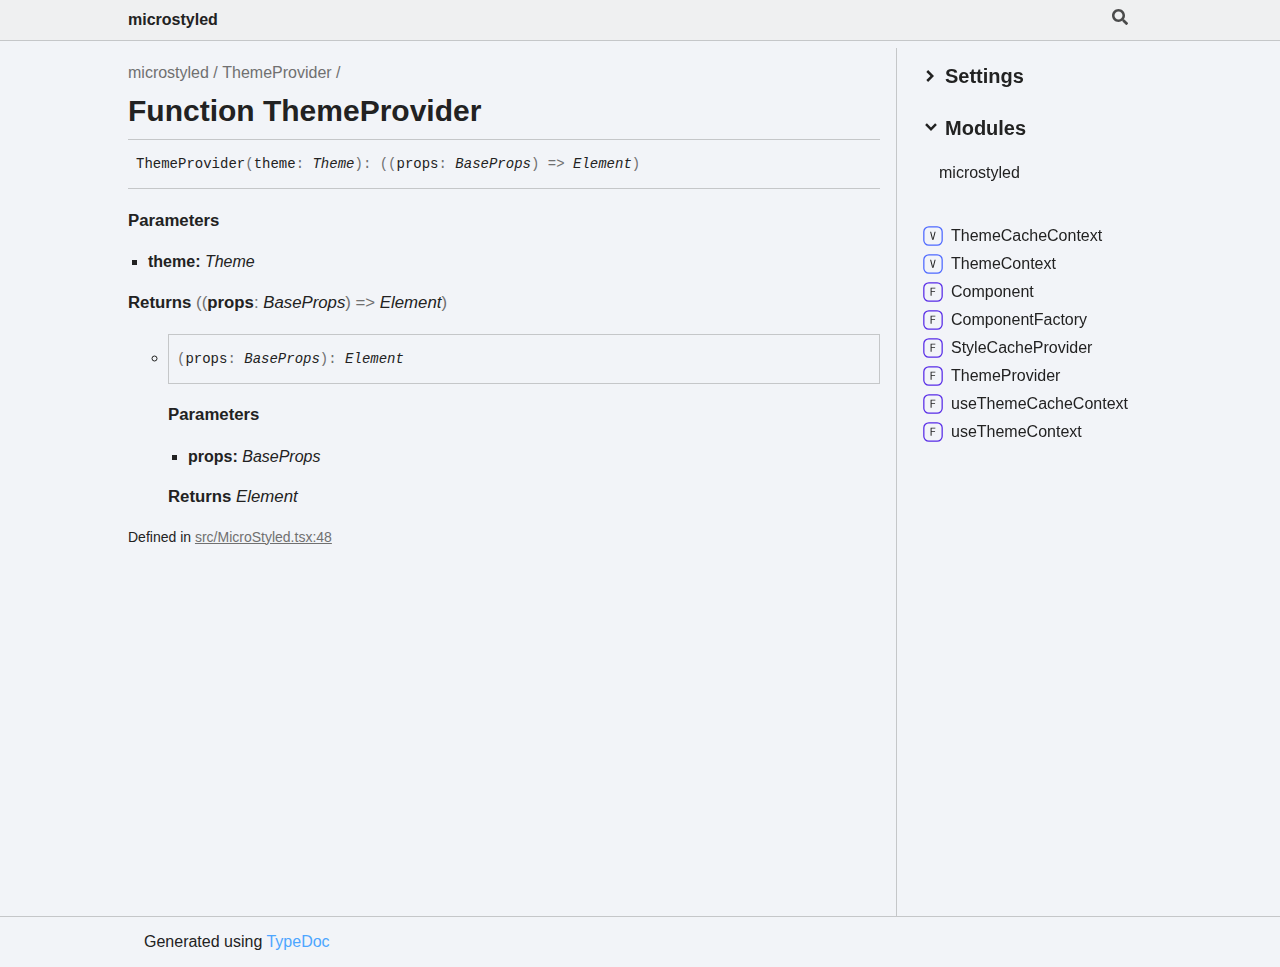
<file: microstyled/functions/ThemeProvider.html>
<!DOCTYPE html><html class="default" lang="en"><head><meta charSet="utf-8"/><meta http-equiv="x-ua-compatible" content="IE=edge"/><title>ThemeProvider | microstyled</title><meta name="description" content="Documentation for microstyled"/><meta name="viewport" content="width=device-width, initial-scale=1"/><link rel="stylesheet" href="../assets/style.css"/><link rel="stylesheet" href="../assets/highlight.css"/><script async src="../assets/search.js" id="search-script"></script></head><body><script>document.documentElement.dataset.theme = localStorage.getItem("tsd-theme") || "os"</script><header class="tsd-page-toolbar">
<div class="tsd-toolbar-contents container">
<div class="table-cell" id="tsd-search" data-base="..">
<div class="field"><label for="tsd-search-field" class="tsd-widget search no-caption"><svg width="16" height="16" viewBox="0 0 16 16" fill="none"><path d="M15.7824 13.833L12.6666 10.7177C12.5259 10.5771 12.3353 10.499 12.1353 10.499H11.6259C12.4884 9.39596 13.001 8.00859 13.001 6.49937C13.001 2.90909 10.0914 0 6.50048 0C2.90959 0 0 2.90909 0 6.49937C0 10.0896 2.90959 12.9987 6.50048 12.9987C8.00996 12.9987 9.39756 12.4863 10.5008 11.6239V12.1332C10.5008 12.3332 10.5789 12.5238 10.7195 12.6644L13.8354 15.7797C14.1292 16.0734 14.6042 16.0734 14.8948 15.7797L15.7793 14.8954C16.0731 14.6017 16.0731 14.1267 15.7824 13.833ZM6.50048 10.499C4.29094 10.499 2.50018 8.71165 2.50018 6.49937C2.50018 4.29021 4.28781 2.49976 6.50048 2.49976C8.71001 2.49976 10.5008 4.28708 10.5008 6.49937C10.5008 8.70852 8.71314 10.499 6.50048 10.499Z" fill="var(--color-text)"></path></svg></label><input type="text" id="tsd-search-field" aria-label="Search"/></div>
<ul class="results">
<li class="state loading">Preparing search index...</li>
<li class="state failure">The search index is not available</li></ul><a href="../index.html" class="title">microstyled</a></div>
<div class="table-cell" id="tsd-widgets"><a href="#" class="tsd-widget menu no-caption" data-toggle="menu" aria-label="Menu"><svg width="16" height="16" viewBox="0 0 16 16" fill="none"><rect x="1" y="3" width="14" height="2" fill="var(--color-text)"></rect><rect x="1" y="7" width="14" height="2" fill="var(--color-text)"></rect><rect x="1" y="11" width="14" height="2" fill="var(--color-text)"></rect></svg></a></div></div></header>
<div class="container container-main">
<div class="col-8 col-content">
<div class="tsd-page-title">
<ul class="tsd-breadcrumb">
<li><a href="../modules.html">microstyled</a></li>
<li><a href="ThemeProvider.html">ThemeProvider</a></li></ul>
<h1>Function ThemeProvider</h1></div>
<section class="tsd-panel">
<ul class="tsd-signatures tsd-kind-function">
<li class="tsd-signature tsd-anchor-link" id="ThemeProvider">Theme<wbr/>Provider<span class="tsd-signature-symbol">(</span>theme<span class="tsd-signature-symbol">: </span><span class="tsd-signature-type">Theme</span><span class="tsd-signature-symbol">)</span><span class="tsd-signature-symbol">: </span><span class="tsd-signature-symbol">(</span><span class="tsd-signature-symbol">(</span>props<span class="tsd-signature-symbol">: </span><span class="tsd-signature-type">BaseProps</span><span class="tsd-signature-symbol">)</span><span class="tsd-signature-symbol"> =&gt; </span><span class="tsd-signature-type">Element</span><span class="tsd-signature-symbol">)</span><a href="#ThemeProvider" aria-label="Permalink" class="tsd-anchor-icon"><svg class="icon icon-tabler icon-tabler-link" viewBox="0 0 24 24" stroke-width="2" stroke="currentColor" fill="none" stroke-linecap="round" stroke-linejoin="round"><path stroke="none" d="M0 0h24v24H0z" fill="none" id="icon-anchor-a"></path><path d="M10 14a3.5 3.5 0 0 0 5 0l4 -4a3.5 3.5 0 0 0 -5 -5l-.5 .5" id="icon-anchor-b"></path><path d="M14 10a3.5 3.5 0 0 0 -5 0l-4 4a3.5 3.5 0 0 0 5 5l.5 -.5" id="icon-anchor-c"></path></svg></a></li>
<li class="tsd-description">
<div class="tsd-parameters">
<h4 class="tsd-parameters-title">Parameters</h4>
<ul class="tsd-parameter-list">
<li>
<h5>theme: <span class="tsd-signature-type">Theme</span></h5></li></ul></div>
<h4 class="tsd-returns-title">Returns <span class="tsd-signature-symbol">(</span><span class="tsd-signature-symbol">(</span>props<span class="tsd-signature-symbol">: </span><span class="tsd-signature-type">BaseProps</span><span class="tsd-signature-symbol">)</span><span class="tsd-signature-symbol"> =&gt; </span><span class="tsd-signature-type">Element</span><span class="tsd-signature-symbol">)</span></h4>
<ul class="tsd-parameters">
<li class="tsd-parameter-signature">
<ul class="tsd-signatures tsd-kind-type-literal">
<li class="tsd-signature" id="ThemeProvider.__type.__type-1"><span class="tsd-signature-symbol">(</span>props<span class="tsd-signature-symbol">: </span><span class="tsd-signature-type">BaseProps</span><span class="tsd-signature-symbol">)</span><span class="tsd-signature-symbol">: </span><span class="tsd-signature-type">Element</span></li>
<li class="tsd-description">
<div class="tsd-parameters">
<h4 class="tsd-parameters-title">Parameters</h4>
<ul class="tsd-parameter-list">
<li>
<h5>props: <span class="tsd-signature-type">BaseProps</span></h5></li></ul></div>
<h4 class="tsd-returns-title">Returns <span class="tsd-signature-type">Element</span></h4></li></ul></li></ul><aside class="tsd-sources">
<ul>
<li>Defined in <a href="https://github.com/caffed/microstyled/blob/85de77a/src/MicroStyled.tsx#L48">src/MicroStyled.tsx:48</a></li></ul></aside></li></ul></section></div>
<div class="col-4 col-menu menu-sticky-wrap menu-highlight">
<div class="tsd-navigation settings">
<details class="tsd-index-accordion"><summary class="tsd-accordion-summary">
<h3><svg width="20" height="20" viewBox="0 0 24 24" fill="none"><path d="M4.93896 8.531L12 15.591L19.061 8.531L16.939 6.409L12 11.349L7.06098 6.409L4.93896 8.531Z" fill="var(--color-text)"></path></svg> Settings</h3></summary>
<div class="tsd-accordion-details">
<div class="tsd-filter-visibility">
<h4 class="uppercase">Member Visibility</h4><form>
<ul id="tsd-filter-options">
<li class="tsd-filter-item"><label class="tsd-filter-input"><input type="checkbox" id="tsd-filter-protected" name="protected"/><svg width="32" height="32" viewBox="0 0 32 32" aria-hidden="true"><rect class="tsd-checkbox-background" width="30" height="30" x="1" y="1" rx="6" fill="none"></rect><path class="tsd-checkbox-checkmark" d="M8.35422 16.8214L13.2143 21.75L24.6458 10.25" stroke="none" stroke-width="3.5" stroke-linejoin="round" fill="none"></path></svg><span>Protected</span></label></li>
<li class="tsd-filter-item"><label class="tsd-filter-input"><input type="checkbox" id="tsd-filter-private" name="private"/><svg width="32" height="32" viewBox="0 0 32 32" aria-hidden="true"><rect class="tsd-checkbox-background" width="30" height="30" x="1" y="1" rx="6" fill="none"></rect><path class="tsd-checkbox-checkmark" d="M8.35422 16.8214L13.2143 21.75L24.6458 10.25" stroke="none" stroke-width="3.5" stroke-linejoin="round" fill="none"></path></svg><span>Private</span></label></li>
<li class="tsd-filter-item"><label class="tsd-filter-input"><input type="checkbox" id="tsd-filter-inherited" name="inherited" checked/><svg width="32" height="32" viewBox="0 0 32 32" aria-hidden="true"><rect class="tsd-checkbox-background" width="30" height="30" x="1" y="1" rx="6" fill="none"></rect><path class="tsd-checkbox-checkmark" d="M8.35422 16.8214L13.2143 21.75L24.6458 10.25" stroke="none" stroke-width="3.5" stroke-linejoin="round" fill="none"></path></svg><span>Inherited</span></label></li>
<li class="tsd-filter-item"><label class="tsd-filter-input"><input type="checkbox" id="tsd-filter-external" name="external"/><svg width="32" height="32" viewBox="0 0 32 32" aria-hidden="true"><rect class="tsd-checkbox-background" width="30" height="30" x="1" y="1" rx="6" fill="none"></rect><path class="tsd-checkbox-checkmark" d="M8.35422 16.8214L13.2143 21.75L24.6458 10.25" stroke="none" stroke-width="3.5" stroke-linejoin="round" fill="none"></path></svg><span>External</span></label></li></ul></form></div>
<div class="tsd-theme-toggle">
<h4 class="uppercase">Theme</h4><select id="theme"><option value="os">OS</option><option value="light">Light</option><option value="dark">Dark</option></select></div></div></details></div>
<nav class="tsd-navigation primary">
<details class="tsd-index-accordion" open><summary class="tsd-accordion-summary">
<h3><svg width="20" height="20" viewBox="0 0 24 24" fill="none"><path d="M4.93896 8.531L12 15.591L19.061 8.531L16.939 6.409L12 11.349L7.06098 6.409L4.93896 8.531Z" fill="var(--color-text)"></path></svg> Modules</h3></summary>
<div class="tsd-accordion-details">
<ul>
<li><a href="../modules.html">microstyled</a>
<ul></ul></li></ul></div></details></nav>
<nav class="tsd-navigation secondary menu-sticky">
<ul>
<li class="tsd-kind-variable"><a href="../variables/ThemeCacheContext.html" class="tsd-index-link"><svg class="tsd-kind-icon" width="24" height="24" viewBox="0 0 24 24"><rect fill="var(--color-icon-background)" stroke="var(--color-ts-variable)" stroke-width="1.5" x="1" y="1" width="22" height="22" rx="6" id="icon-32-path"></rect><path d="M11.106 16L8.85 7.24H9.966L11.454 13.192C11.558 13.608 11.646 13.996 11.718 14.356C11.79 14.708 11.842 14.976 11.874 15.16C11.906 14.976 11.954 14.708 12.018 14.356C12.09 13.996 12.178 13.608 12.282 13.192L13.758 7.24H14.85L12.582 16H11.106Z" fill="var(--color-text)" id="icon-32-text"></path></svg>Theme<wbr/>Cache<wbr/>Context</a></li>
<li class="tsd-kind-variable"><a href="../variables/ThemeContext.html" class="tsd-index-link"><svg class="tsd-kind-icon" width="24" height="24" viewBox="0 0 24 24"><use href="#icon-32-path"></use><use href="#icon-32-text"></use></svg>Theme<wbr/>Context</a></li>
<li class="tsd-kind-function"><a href="Component.html" class="tsd-index-link"><svg class="tsd-kind-icon" width="24" height="24" viewBox="0 0 24 24"><rect fill="var(--color-icon-background)" stroke="var(--color-ts-function)" stroke-width="1.5" x="1" y="1" width="22" height="22" rx="6" id="icon-64-path"></rect><path d="M9.39 16V7.24H14.55V8.224H10.446V11.128H14.238V12.112H10.47V16H9.39Z" fill="var(--color-text)" id="icon-64-text"></path></svg>Component</a></li>
<li class="tsd-kind-function"><a href="ComponentFactory.html" class="tsd-index-link"><svg class="tsd-kind-icon" width="24" height="24" viewBox="0 0 24 24"><use href="#icon-64-path"></use><use href="#icon-64-text"></use></svg>Component<wbr/>Factory</a></li>
<li class="tsd-kind-function"><a href="StyleCacheProvider.html" class="tsd-index-link"><svg class="tsd-kind-icon" width="24" height="24" viewBox="0 0 24 24"><use href="#icon-64-path"></use><use href="#icon-64-text"></use></svg>Style<wbr/>Cache<wbr/>Provider</a></li>
<li class="current tsd-kind-function"><a href="ThemeProvider.html" class="tsd-index-link"><svg class="tsd-kind-icon" width="24" height="24" viewBox="0 0 24 24"><use href="#icon-64-path"></use><use href="#icon-64-text"></use></svg>Theme<wbr/>Provider</a></li>
<li class="tsd-kind-function"><a href="useThemeCacheContext.html" class="tsd-index-link"><svg class="tsd-kind-icon" width="24" height="24" viewBox="0 0 24 24"><use href="#icon-64-path"></use><use href="#icon-64-text"></use></svg>use<wbr/>Theme<wbr/>Cache<wbr/>Context</a></li>
<li class="tsd-kind-function"><a href="useThemeContext.html" class="tsd-index-link"><svg class="tsd-kind-icon" width="24" height="24" viewBox="0 0 24 24"><use href="#icon-64-path"></use><use href="#icon-64-text"></use></svg>use<wbr/>Theme<wbr/>Context</a></li></ul></nav></div></div>
<div class="container tsd-generator">
<p>Generated using <a href="https://typedoc.org/" target="_blank">TypeDoc</a></p></div>
<div class="overlay"></div><script src="../assets/main.js"></script></body></html>
</file>
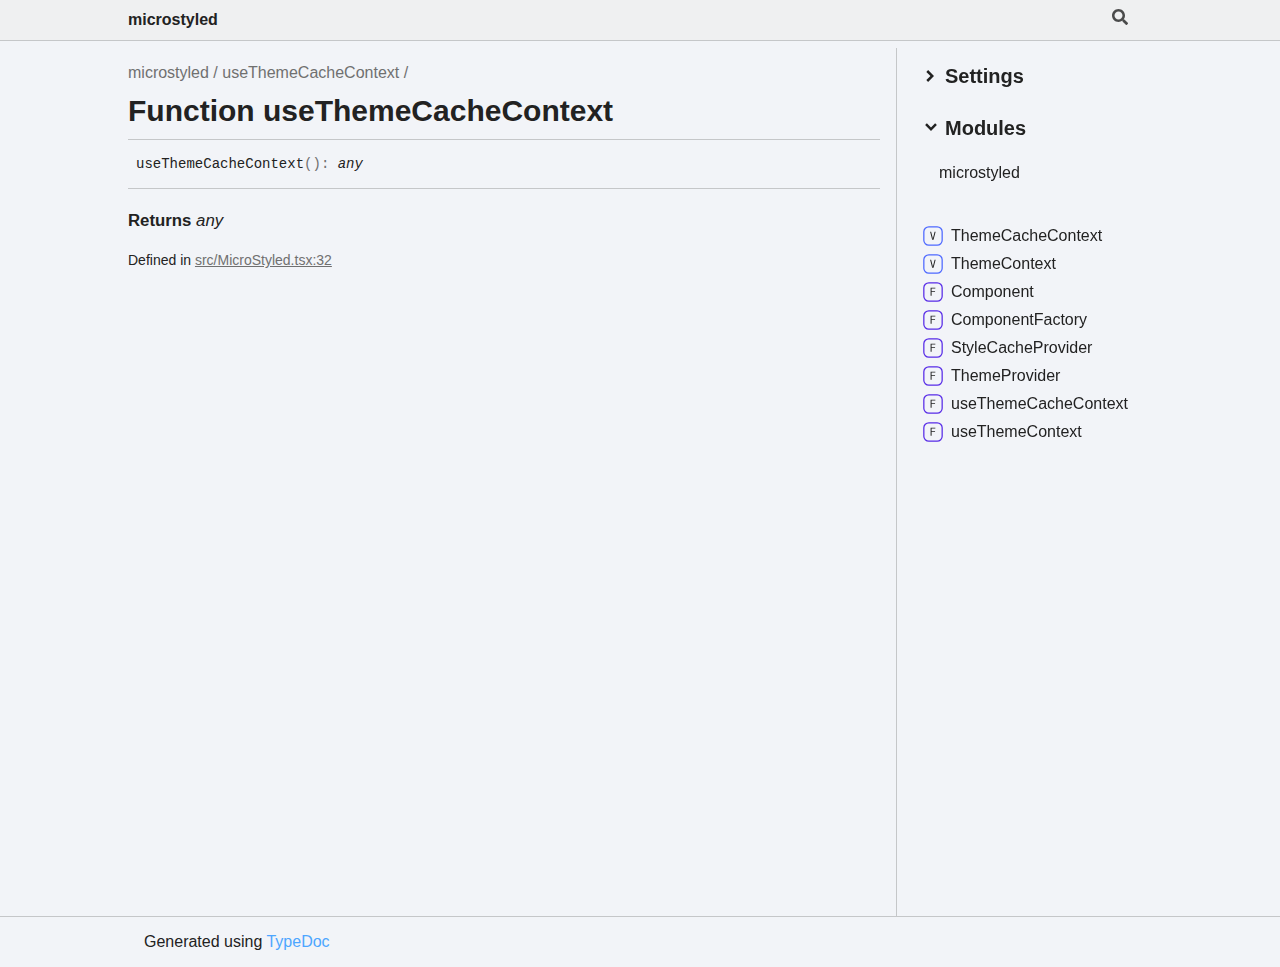
<file: microstyled/functions/useThemeCacheContext.html>
<!DOCTYPE html><html class="default" lang="en"><head><meta charSet="utf-8"/><meta http-equiv="x-ua-compatible" content="IE=edge"/><title>useThemeCacheContext | microstyled</title><meta name="description" content="Documentation for microstyled"/><meta name="viewport" content="width=device-width, initial-scale=1"/><link rel="stylesheet" href="../assets/style.css"/><link rel="stylesheet" href="../assets/highlight.css"/><script async src="../assets/search.js" id="search-script"></script></head><body><script>document.documentElement.dataset.theme = localStorage.getItem("tsd-theme") || "os"</script><header class="tsd-page-toolbar">
<div class="tsd-toolbar-contents container">
<div class="table-cell" id="tsd-search" data-base="..">
<div class="field"><label for="tsd-search-field" class="tsd-widget search no-caption"><svg width="16" height="16" viewBox="0 0 16 16" fill="none"><path d="M15.7824 13.833L12.6666 10.7177C12.5259 10.5771 12.3353 10.499 12.1353 10.499H11.6259C12.4884 9.39596 13.001 8.00859 13.001 6.49937C13.001 2.90909 10.0914 0 6.50048 0C2.90959 0 0 2.90909 0 6.49937C0 10.0896 2.90959 12.9987 6.50048 12.9987C8.00996 12.9987 9.39756 12.4863 10.5008 11.6239V12.1332C10.5008 12.3332 10.5789 12.5238 10.7195 12.6644L13.8354 15.7797C14.1292 16.0734 14.6042 16.0734 14.8948 15.7797L15.7793 14.8954C16.0731 14.6017 16.0731 14.1267 15.7824 13.833ZM6.50048 10.499C4.29094 10.499 2.50018 8.71165 2.50018 6.49937C2.50018 4.29021 4.28781 2.49976 6.50048 2.49976C8.71001 2.49976 10.5008 4.28708 10.5008 6.49937C10.5008 8.70852 8.71314 10.499 6.50048 10.499Z" fill="var(--color-text)"></path></svg></label><input type="text" id="tsd-search-field" aria-label="Search"/></div>
<ul class="results">
<li class="state loading">Preparing search index...</li>
<li class="state failure">The search index is not available</li></ul><a href="../index.html" class="title">microstyled</a></div>
<div class="table-cell" id="tsd-widgets"><a href="#" class="tsd-widget menu no-caption" data-toggle="menu" aria-label="Menu"><svg width="16" height="16" viewBox="0 0 16 16" fill="none"><rect x="1" y="3" width="14" height="2" fill="var(--color-text)"></rect><rect x="1" y="7" width="14" height="2" fill="var(--color-text)"></rect><rect x="1" y="11" width="14" height="2" fill="var(--color-text)"></rect></svg></a></div></div></header>
<div class="container container-main">
<div class="col-8 col-content">
<div class="tsd-page-title">
<ul class="tsd-breadcrumb">
<li><a href="../modules.html">microstyled</a></li>
<li><a href="useThemeCacheContext.html">useThemeCacheContext</a></li></ul>
<h1>Function useThemeCacheContext</h1></div>
<section class="tsd-panel">
<ul class="tsd-signatures tsd-kind-function">
<li class="tsd-signature tsd-anchor-link" id="useThemeCacheContext">use<wbr/>Theme<wbr/>Cache<wbr/>Context<span class="tsd-signature-symbol">(</span><span class="tsd-signature-symbol">)</span><span class="tsd-signature-symbol">: </span><span class="tsd-signature-type">any</span><a href="#useThemeCacheContext" aria-label="Permalink" class="tsd-anchor-icon"><svg class="icon icon-tabler icon-tabler-link" viewBox="0 0 24 24" stroke-width="2" stroke="currentColor" fill="none" stroke-linecap="round" stroke-linejoin="round"><path stroke="none" d="M0 0h24v24H0z" fill="none" id="icon-anchor-a"></path><path d="M10 14a3.5 3.5 0 0 0 5 0l4 -4a3.5 3.5 0 0 0 -5 -5l-.5 .5" id="icon-anchor-b"></path><path d="M14 10a3.5 3.5 0 0 0 -5 0l-4 4a3.5 3.5 0 0 0 5 5l.5 -.5" id="icon-anchor-c"></path></svg></a></li>
<li class="tsd-description">
<h4 class="tsd-returns-title">Returns <span class="tsd-signature-type">any</span></h4><aside class="tsd-sources">
<ul>
<li>Defined in <a href="https://github.com/caffed/microstyled/blob/85de77a/src/MicroStyled.tsx#L32">src/MicroStyled.tsx:32</a></li></ul></aside></li></ul></section></div>
<div class="col-4 col-menu menu-sticky-wrap menu-highlight">
<div class="tsd-navigation settings">
<details class="tsd-index-accordion"><summary class="tsd-accordion-summary">
<h3><svg width="20" height="20" viewBox="0 0 24 24" fill="none"><path d="M4.93896 8.531L12 15.591L19.061 8.531L16.939 6.409L12 11.349L7.06098 6.409L4.93896 8.531Z" fill="var(--color-text)"></path></svg> Settings</h3></summary>
<div class="tsd-accordion-details">
<div class="tsd-filter-visibility">
<h4 class="uppercase">Member Visibility</h4><form>
<ul id="tsd-filter-options">
<li class="tsd-filter-item"><label class="tsd-filter-input"><input type="checkbox" id="tsd-filter-protected" name="protected"/><svg width="32" height="32" viewBox="0 0 32 32" aria-hidden="true"><rect class="tsd-checkbox-background" width="30" height="30" x="1" y="1" rx="6" fill="none"></rect><path class="tsd-checkbox-checkmark" d="M8.35422 16.8214L13.2143 21.75L24.6458 10.25" stroke="none" stroke-width="3.5" stroke-linejoin="round" fill="none"></path></svg><span>Protected</span></label></li>
<li class="tsd-filter-item"><label class="tsd-filter-input"><input type="checkbox" id="tsd-filter-private" name="private"/><svg width="32" height="32" viewBox="0 0 32 32" aria-hidden="true"><rect class="tsd-checkbox-background" width="30" height="30" x="1" y="1" rx="6" fill="none"></rect><path class="tsd-checkbox-checkmark" d="M8.35422 16.8214L13.2143 21.75L24.6458 10.25" stroke="none" stroke-width="3.5" stroke-linejoin="round" fill="none"></path></svg><span>Private</span></label></li>
<li class="tsd-filter-item"><label class="tsd-filter-input"><input type="checkbox" id="tsd-filter-inherited" name="inherited" checked/><svg width="32" height="32" viewBox="0 0 32 32" aria-hidden="true"><rect class="tsd-checkbox-background" width="30" height="30" x="1" y="1" rx="6" fill="none"></rect><path class="tsd-checkbox-checkmark" d="M8.35422 16.8214L13.2143 21.75L24.6458 10.25" stroke="none" stroke-width="3.5" stroke-linejoin="round" fill="none"></path></svg><span>Inherited</span></label></li>
<li class="tsd-filter-item"><label class="tsd-filter-input"><input type="checkbox" id="tsd-filter-external" name="external"/><svg width="32" height="32" viewBox="0 0 32 32" aria-hidden="true"><rect class="tsd-checkbox-background" width="30" height="30" x="1" y="1" rx="6" fill="none"></rect><path class="tsd-checkbox-checkmark" d="M8.35422 16.8214L13.2143 21.75L24.6458 10.25" stroke="none" stroke-width="3.5" stroke-linejoin="round" fill="none"></path></svg><span>External</span></label></li></ul></form></div>
<div class="tsd-theme-toggle">
<h4 class="uppercase">Theme</h4><select id="theme"><option value="os">OS</option><option value="light">Light</option><option value="dark">Dark</option></select></div></div></details></div>
<nav class="tsd-navigation primary">
<details class="tsd-index-accordion" open><summary class="tsd-accordion-summary">
<h3><svg width="20" height="20" viewBox="0 0 24 24" fill="none"><path d="M4.93896 8.531L12 15.591L19.061 8.531L16.939 6.409L12 11.349L7.06098 6.409L4.93896 8.531Z" fill="var(--color-text)"></path></svg> Modules</h3></summary>
<div class="tsd-accordion-details">
<ul>
<li><a href="../modules.html">microstyled</a>
<ul></ul></li></ul></div></details></nav>
<nav class="tsd-navigation secondary menu-sticky">
<ul>
<li class="tsd-kind-variable"><a href="../variables/ThemeCacheContext.html" class="tsd-index-link"><svg class="tsd-kind-icon" width="24" height="24" viewBox="0 0 24 24"><rect fill="var(--color-icon-background)" stroke="var(--color-ts-variable)" stroke-width="1.5" x="1" y="1" width="22" height="22" rx="6" id="icon-32-path"></rect><path d="M11.106 16L8.85 7.24H9.966L11.454 13.192C11.558 13.608 11.646 13.996 11.718 14.356C11.79 14.708 11.842 14.976 11.874 15.16C11.906 14.976 11.954 14.708 12.018 14.356C12.09 13.996 12.178 13.608 12.282 13.192L13.758 7.24H14.85L12.582 16H11.106Z" fill="var(--color-text)" id="icon-32-text"></path></svg>Theme<wbr/>Cache<wbr/>Context</a></li>
<li class="tsd-kind-variable"><a href="../variables/ThemeContext.html" class="tsd-index-link"><svg class="tsd-kind-icon" width="24" height="24" viewBox="0 0 24 24"><use href="#icon-32-path"></use><use href="#icon-32-text"></use></svg>Theme<wbr/>Context</a></li>
<li class="tsd-kind-function"><a href="Component.html" class="tsd-index-link"><svg class="tsd-kind-icon" width="24" height="24" viewBox="0 0 24 24"><rect fill="var(--color-icon-background)" stroke="var(--color-ts-function)" stroke-width="1.5" x="1" y="1" width="22" height="22" rx="6" id="icon-64-path"></rect><path d="M9.39 16V7.24H14.55V8.224H10.446V11.128H14.238V12.112H10.47V16H9.39Z" fill="var(--color-text)" id="icon-64-text"></path></svg>Component</a></li>
<li class="tsd-kind-function"><a href="ComponentFactory.html" class="tsd-index-link"><svg class="tsd-kind-icon" width="24" height="24" viewBox="0 0 24 24"><use href="#icon-64-path"></use><use href="#icon-64-text"></use></svg>Component<wbr/>Factory</a></li>
<li class="tsd-kind-function"><a href="StyleCacheProvider.html" class="tsd-index-link"><svg class="tsd-kind-icon" width="24" height="24" viewBox="0 0 24 24"><use href="#icon-64-path"></use><use href="#icon-64-text"></use></svg>Style<wbr/>Cache<wbr/>Provider</a></li>
<li class="tsd-kind-function"><a href="ThemeProvider.html" class="tsd-index-link"><svg class="tsd-kind-icon" width="24" height="24" viewBox="0 0 24 24"><use href="#icon-64-path"></use><use href="#icon-64-text"></use></svg>Theme<wbr/>Provider</a></li>
<li class="current tsd-kind-function"><a href="useThemeCacheContext.html" class="tsd-index-link"><svg class="tsd-kind-icon" width="24" height="24" viewBox="0 0 24 24"><use href="#icon-64-path"></use><use href="#icon-64-text"></use></svg>use<wbr/>Theme<wbr/>Cache<wbr/>Context</a></li>
<li class="tsd-kind-function"><a href="useThemeContext.html" class="tsd-index-link"><svg class="tsd-kind-icon" width="24" height="24" viewBox="0 0 24 24"><use href="#icon-64-path"></use><use href="#icon-64-text"></use></svg>use<wbr/>Theme<wbr/>Context</a></li></ul></nav></div></div>
<div class="container tsd-generator">
<p>Generated using <a href="https://typedoc.org/" target="_blank">TypeDoc</a></p></div>
<div class="overlay"></div><script src="../assets/main.js"></script></body></html>
</file>
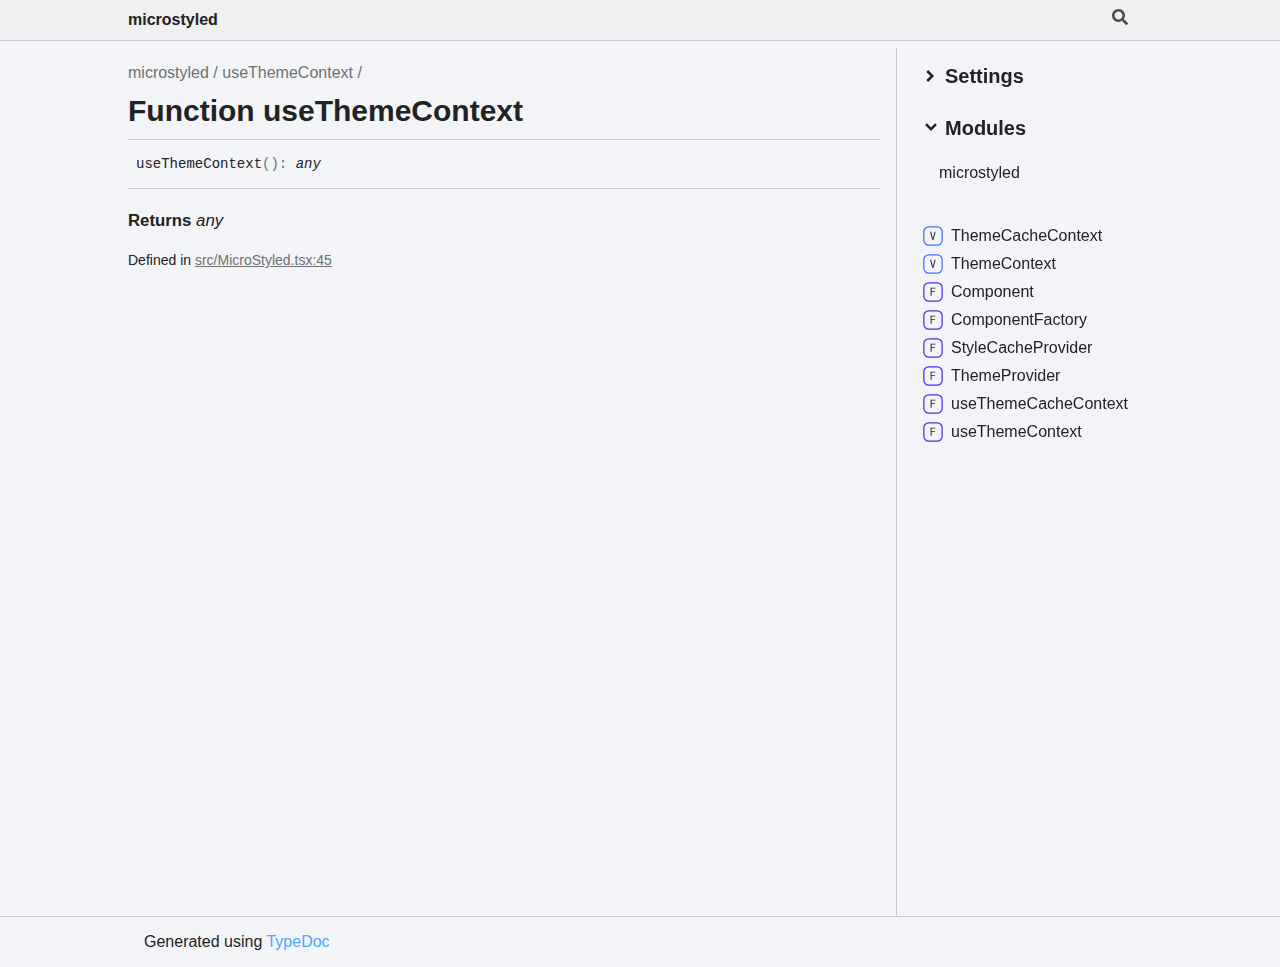
<file: microstyled/functions/useThemeContext.html>
<!DOCTYPE html><html class="default" lang="en"><head><meta charSet="utf-8"/><meta http-equiv="x-ua-compatible" content="IE=edge"/><title>useThemeContext | microstyled</title><meta name="description" content="Documentation for microstyled"/><meta name="viewport" content="width=device-width, initial-scale=1"/><link rel="stylesheet" href="../assets/style.css"/><link rel="stylesheet" href="../assets/highlight.css"/><script async src="../assets/search.js" id="search-script"></script></head><body><script>document.documentElement.dataset.theme = localStorage.getItem("tsd-theme") || "os"</script><header class="tsd-page-toolbar">
<div class="tsd-toolbar-contents container">
<div class="table-cell" id="tsd-search" data-base="..">
<div class="field"><label for="tsd-search-field" class="tsd-widget search no-caption"><svg width="16" height="16" viewBox="0 0 16 16" fill="none"><path d="M15.7824 13.833L12.6666 10.7177C12.5259 10.5771 12.3353 10.499 12.1353 10.499H11.6259C12.4884 9.39596 13.001 8.00859 13.001 6.49937C13.001 2.90909 10.0914 0 6.50048 0C2.90959 0 0 2.90909 0 6.49937C0 10.0896 2.90959 12.9987 6.50048 12.9987C8.00996 12.9987 9.39756 12.4863 10.5008 11.6239V12.1332C10.5008 12.3332 10.5789 12.5238 10.7195 12.6644L13.8354 15.7797C14.1292 16.0734 14.6042 16.0734 14.8948 15.7797L15.7793 14.8954C16.0731 14.6017 16.0731 14.1267 15.7824 13.833ZM6.50048 10.499C4.29094 10.499 2.50018 8.71165 2.50018 6.49937C2.50018 4.29021 4.28781 2.49976 6.50048 2.49976C8.71001 2.49976 10.5008 4.28708 10.5008 6.49937C10.5008 8.70852 8.71314 10.499 6.50048 10.499Z" fill="var(--color-text)"></path></svg></label><input type="text" id="tsd-search-field" aria-label="Search"/></div>
<ul class="results">
<li class="state loading">Preparing search index...</li>
<li class="state failure">The search index is not available</li></ul><a href="../index.html" class="title">microstyled</a></div>
<div class="table-cell" id="tsd-widgets"><a href="#" class="tsd-widget menu no-caption" data-toggle="menu" aria-label="Menu"><svg width="16" height="16" viewBox="0 0 16 16" fill="none"><rect x="1" y="3" width="14" height="2" fill="var(--color-text)"></rect><rect x="1" y="7" width="14" height="2" fill="var(--color-text)"></rect><rect x="1" y="11" width="14" height="2" fill="var(--color-text)"></rect></svg></a></div></div></header>
<div class="container container-main">
<div class="col-8 col-content">
<div class="tsd-page-title">
<ul class="tsd-breadcrumb">
<li><a href="../modules.html">microstyled</a></li>
<li><a href="useThemeContext.html">useThemeContext</a></li></ul>
<h1>Function useThemeContext</h1></div>
<section class="tsd-panel">
<ul class="tsd-signatures tsd-kind-function">
<li class="tsd-signature tsd-anchor-link" id="useThemeContext">use<wbr/>Theme<wbr/>Context<span class="tsd-signature-symbol">(</span><span class="tsd-signature-symbol">)</span><span class="tsd-signature-symbol">: </span><span class="tsd-signature-type">any</span><a href="#useThemeContext" aria-label="Permalink" class="tsd-anchor-icon"><svg class="icon icon-tabler icon-tabler-link" viewBox="0 0 24 24" stroke-width="2" stroke="currentColor" fill="none" stroke-linecap="round" stroke-linejoin="round"><path stroke="none" d="M0 0h24v24H0z" fill="none" id="icon-anchor-a"></path><path d="M10 14a3.5 3.5 0 0 0 5 0l4 -4a3.5 3.5 0 0 0 -5 -5l-.5 .5" id="icon-anchor-b"></path><path d="M14 10a3.5 3.5 0 0 0 -5 0l-4 4a3.5 3.5 0 0 0 5 5l.5 -.5" id="icon-anchor-c"></path></svg></a></li>
<li class="tsd-description">
<h4 class="tsd-returns-title">Returns <span class="tsd-signature-type">any</span></h4><aside class="tsd-sources">
<ul>
<li>Defined in <a href="https://github.com/caffed/microstyled/blob/85de77a/src/MicroStyled.tsx#L45">src/MicroStyled.tsx:45</a></li></ul></aside></li></ul></section></div>
<div class="col-4 col-menu menu-sticky-wrap menu-highlight">
<div class="tsd-navigation settings">
<details class="tsd-index-accordion"><summary class="tsd-accordion-summary">
<h3><svg width="20" height="20" viewBox="0 0 24 24" fill="none"><path d="M4.93896 8.531L12 15.591L19.061 8.531L16.939 6.409L12 11.349L7.06098 6.409L4.93896 8.531Z" fill="var(--color-text)"></path></svg> Settings</h3></summary>
<div class="tsd-accordion-details">
<div class="tsd-filter-visibility">
<h4 class="uppercase">Member Visibility</h4><form>
<ul id="tsd-filter-options">
<li class="tsd-filter-item"><label class="tsd-filter-input"><input type="checkbox" id="tsd-filter-protected" name="protected"/><svg width="32" height="32" viewBox="0 0 32 32" aria-hidden="true"><rect class="tsd-checkbox-background" width="30" height="30" x="1" y="1" rx="6" fill="none"></rect><path class="tsd-checkbox-checkmark" d="M8.35422 16.8214L13.2143 21.75L24.6458 10.25" stroke="none" stroke-width="3.5" stroke-linejoin="round" fill="none"></path></svg><span>Protected</span></label></li>
<li class="tsd-filter-item"><label class="tsd-filter-input"><input type="checkbox" id="tsd-filter-private" name="private"/><svg width="32" height="32" viewBox="0 0 32 32" aria-hidden="true"><rect class="tsd-checkbox-background" width="30" height="30" x="1" y="1" rx="6" fill="none"></rect><path class="tsd-checkbox-checkmark" d="M8.35422 16.8214L13.2143 21.75L24.6458 10.25" stroke="none" stroke-width="3.5" stroke-linejoin="round" fill="none"></path></svg><span>Private</span></label></li>
<li class="tsd-filter-item"><label class="tsd-filter-input"><input type="checkbox" id="tsd-filter-inherited" name="inherited" checked/><svg width="32" height="32" viewBox="0 0 32 32" aria-hidden="true"><rect class="tsd-checkbox-background" width="30" height="30" x="1" y="1" rx="6" fill="none"></rect><path class="tsd-checkbox-checkmark" d="M8.35422 16.8214L13.2143 21.75L24.6458 10.25" stroke="none" stroke-width="3.5" stroke-linejoin="round" fill="none"></path></svg><span>Inherited</span></label></li>
<li class="tsd-filter-item"><label class="tsd-filter-input"><input type="checkbox" id="tsd-filter-external" name="external"/><svg width="32" height="32" viewBox="0 0 32 32" aria-hidden="true"><rect class="tsd-checkbox-background" width="30" height="30" x="1" y="1" rx="6" fill="none"></rect><path class="tsd-checkbox-checkmark" d="M8.35422 16.8214L13.2143 21.75L24.6458 10.25" stroke="none" stroke-width="3.5" stroke-linejoin="round" fill="none"></path></svg><span>External</span></label></li></ul></form></div>
<div class="tsd-theme-toggle">
<h4 class="uppercase">Theme</h4><select id="theme"><option value="os">OS</option><option value="light">Light</option><option value="dark">Dark</option></select></div></div></details></div>
<nav class="tsd-navigation primary">
<details class="tsd-index-accordion" open><summary class="tsd-accordion-summary">
<h3><svg width="20" height="20" viewBox="0 0 24 24" fill="none"><path d="M4.93896 8.531L12 15.591L19.061 8.531L16.939 6.409L12 11.349L7.06098 6.409L4.93896 8.531Z" fill="var(--color-text)"></path></svg> Modules</h3></summary>
<div class="tsd-accordion-details">
<ul>
<li><a href="../modules.html">microstyled</a>
<ul></ul></li></ul></div></details></nav>
<nav class="tsd-navigation secondary menu-sticky">
<ul>
<li class="tsd-kind-variable"><a href="../variables/ThemeCacheContext.html" class="tsd-index-link"><svg class="tsd-kind-icon" width="24" height="24" viewBox="0 0 24 24"><rect fill="var(--color-icon-background)" stroke="var(--color-ts-variable)" stroke-width="1.5" x="1" y="1" width="22" height="22" rx="6" id="icon-32-path"></rect><path d="M11.106 16L8.85 7.24H9.966L11.454 13.192C11.558 13.608 11.646 13.996 11.718 14.356C11.79 14.708 11.842 14.976 11.874 15.16C11.906 14.976 11.954 14.708 12.018 14.356C12.09 13.996 12.178 13.608 12.282 13.192L13.758 7.24H14.85L12.582 16H11.106Z" fill="var(--color-text)" id="icon-32-text"></path></svg>Theme<wbr/>Cache<wbr/>Context</a></li>
<li class="tsd-kind-variable"><a href="../variables/ThemeContext.html" class="tsd-index-link"><svg class="tsd-kind-icon" width="24" height="24" viewBox="0 0 24 24"><use href="#icon-32-path"></use><use href="#icon-32-text"></use></svg>Theme<wbr/>Context</a></li>
<li class="tsd-kind-function"><a href="Component.html" class="tsd-index-link"><svg class="tsd-kind-icon" width="24" height="24" viewBox="0 0 24 24"><rect fill="var(--color-icon-background)" stroke="var(--color-ts-function)" stroke-width="1.5" x="1" y="1" width="22" height="22" rx="6" id="icon-64-path"></rect><path d="M9.39 16V7.24H14.55V8.224H10.446V11.128H14.238V12.112H10.47V16H9.39Z" fill="var(--color-text)" id="icon-64-text"></path></svg>Component</a></li>
<li class="tsd-kind-function"><a href="ComponentFactory.html" class="tsd-index-link"><svg class="tsd-kind-icon" width="24" height="24" viewBox="0 0 24 24"><use href="#icon-64-path"></use><use href="#icon-64-text"></use></svg>Component<wbr/>Factory</a></li>
<li class="tsd-kind-function"><a href="StyleCacheProvider.html" class="tsd-index-link"><svg class="tsd-kind-icon" width="24" height="24" viewBox="0 0 24 24"><use href="#icon-64-path"></use><use href="#icon-64-text"></use></svg>Style<wbr/>Cache<wbr/>Provider</a></li>
<li class="tsd-kind-function"><a href="ThemeProvider.html" class="tsd-index-link"><svg class="tsd-kind-icon" width="24" height="24" viewBox="0 0 24 24"><use href="#icon-64-path"></use><use href="#icon-64-text"></use></svg>Theme<wbr/>Provider</a></li>
<li class="tsd-kind-function"><a href="useThemeCacheContext.html" class="tsd-index-link"><svg class="tsd-kind-icon" width="24" height="24" viewBox="0 0 24 24"><use href="#icon-64-path"></use><use href="#icon-64-text"></use></svg>use<wbr/>Theme<wbr/>Cache<wbr/>Context</a></li>
<li class="current tsd-kind-function"><a href="useThemeContext.html" class="tsd-index-link"><svg class="tsd-kind-icon" width="24" height="24" viewBox="0 0 24 24"><use href="#icon-64-path"></use><use href="#icon-64-text"></use></svg>use<wbr/>Theme<wbr/>Context</a></li></ul></nav></div></div>
<div class="container tsd-generator">
<p>Generated using <a href="https://typedoc.org/" target="_blank">TypeDoc</a></p></div>
<div class="overlay"></div><script src="../assets/main.js"></script></body></html>
</file>
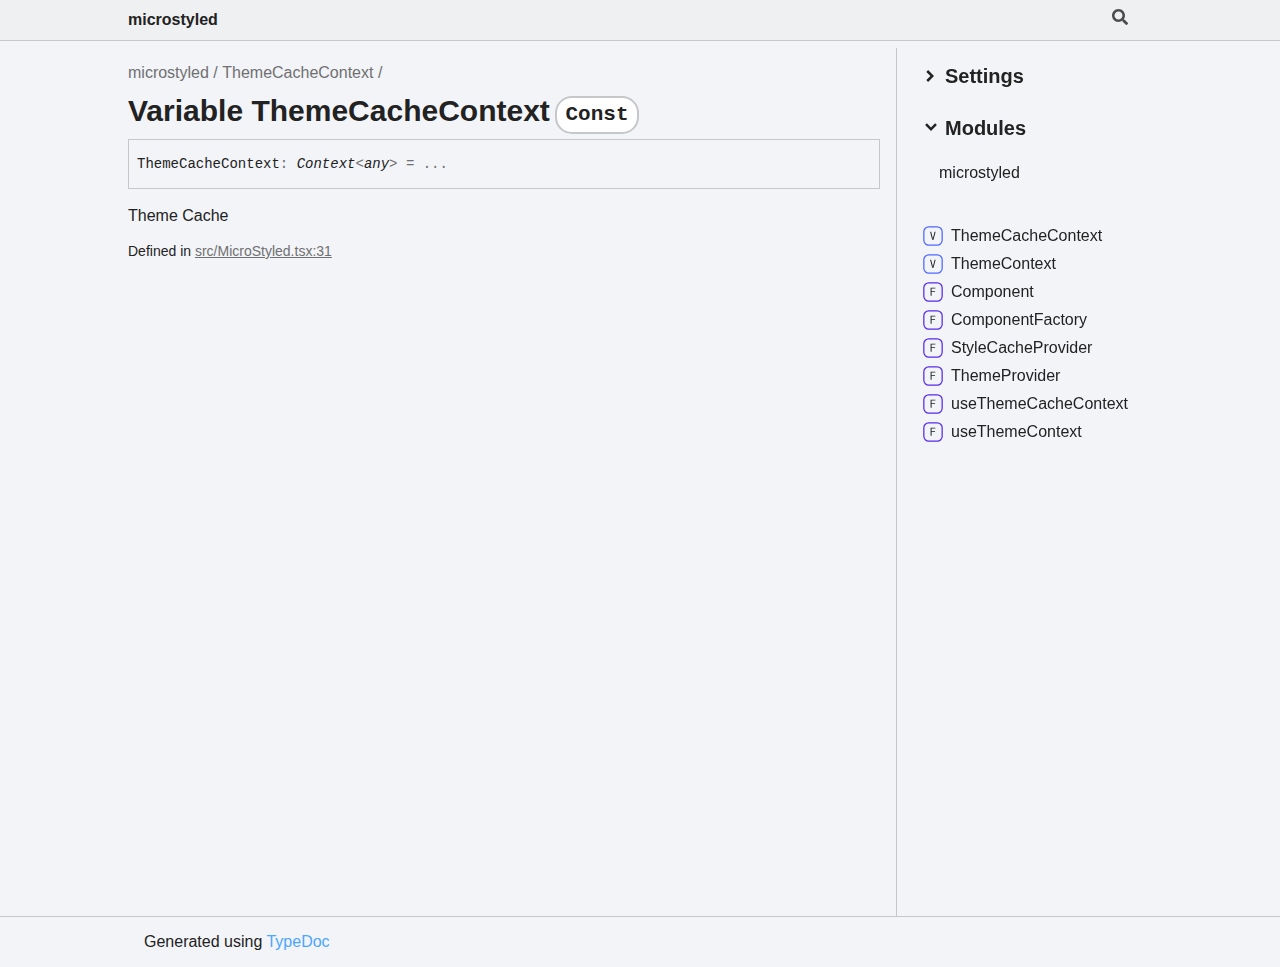
<file: microstyled/variables/ThemeCacheContext.html>
<!DOCTYPE html><html class="default" lang="en"><head><meta charSet="utf-8"/><meta http-equiv="x-ua-compatible" content="IE=edge"/><title>ThemeCacheContext | microstyled</title><meta name="description" content="Documentation for microstyled"/><meta name="viewport" content="width=device-width, initial-scale=1"/><link rel="stylesheet" href="../assets/style.css"/><link rel="stylesheet" href="../assets/highlight.css"/><script async src="../assets/search.js" id="search-script"></script></head><body><script>document.documentElement.dataset.theme = localStorage.getItem("tsd-theme") || "os"</script><header class="tsd-page-toolbar">
<div class="tsd-toolbar-contents container">
<div class="table-cell" id="tsd-search" data-base="..">
<div class="field"><label for="tsd-search-field" class="tsd-widget search no-caption"><svg width="16" height="16" viewBox="0 0 16 16" fill="none"><path d="M15.7824 13.833L12.6666 10.7177C12.5259 10.5771 12.3353 10.499 12.1353 10.499H11.6259C12.4884 9.39596 13.001 8.00859 13.001 6.49937C13.001 2.90909 10.0914 0 6.50048 0C2.90959 0 0 2.90909 0 6.49937C0 10.0896 2.90959 12.9987 6.50048 12.9987C8.00996 12.9987 9.39756 12.4863 10.5008 11.6239V12.1332C10.5008 12.3332 10.5789 12.5238 10.7195 12.6644L13.8354 15.7797C14.1292 16.0734 14.6042 16.0734 14.8948 15.7797L15.7793 14.8954C16.0731 14.6017 16.0731 14.1267 15.7824 13.833ZM6.50048 10.499C4.29094 10.499 2.50018 8.71165 2.50018 6.49937C2.50018 4.29021 4.28781 2.49976 6.50048 2.49976C8.71001 2.49976 10.5008 4.28708 10.5008 6.49937C10.5008 8.70852 8.71314 10.499 6.50048 10.499Z" fill="var(--color-text)"></path></svg></label><input type="text" id="tsd-search-field" aria-label="Search"/></div>
<ul class="results">
<li class="state loading">Preparing search index...</li>
<li class="state failure">The search index is not available</li></ul><a href="../index.html" class="title">microstyled</a></div>
<div class="table-cell" id="tsd-widgets"><a href="#" class="tsd-widget menu no-caption" data-toggle="menu" aria-label="Menu"><svg width="16" height="16" viewBox="0 0 16 16" fill="none"><rect x="1" y="3" width="14" height="2" fill="var(--color-text)"></rect><rect x="1" y="7" width="14" height="2" fill="var(--color-text)"></rect><rect x="1" y="11" width="14" height="2" fill="var(--color-text)"></rect></svg></a></div></div></header>
<div class="container container-main">
<div class="col-8 col-content">
<div class="tsd-page-title">
<ul class="tsd-breadcrumb">
<li><a href="../modules.html">microstyled</a></li>
<li><a href="ThemeCacheContext.html">ThemeCacheContext</a></li></ul>
<h1>Variable ThemeCacheContext<code class="tsd-tag ts-flagConst">Const</code> </h1></div>
<div class="tsd-signature">Theme<wbr/>Cache<wbr/>Context<span class="tsd-signature-symbol">:</span> <span class="tsd-signature-type">Context</span><span class="tsd-signature-symbol">&lt;</span><span class="tsd-signature-type">any</span><span class="tsd-signature-symbol">&gt;</span><span class="tsd-signature-symbol"> = ...</span></div>
<div class="tsd-comment tsd-typography"><p>Theme Cache</p>
</div><aside class="tsd-sources">
<ul>
<li>Defined in <a href="https://github.com/caffed/microstyled/blob/85de77a/src/MicroStyled.tsx#L31">src/MicroStyled.tsx:31</a></li></ul></aside></div>
<div class="col-4 col-menu menu-sticky-wrap menu-highlight">
<div class="tsd-navigation settings">
<details class="tsd-index-accordion"><summary class="tsd-accordion-summary">
<h3><svg width="20" height="20" viewBox="0 0 24 24" fill="none"><path d="M4.93896 8.531L12 15.591L19.061 8.531L16.939 6.409L12 11.349L7.06098 6.409L4.93896 8.531Z" fill="var(--color-text)"></path></svg> Settings</h3></summary>
<div class="tsd-accordion-details">
<div class="tsd-filter-visibility">
<h4 class="uppercase">Member Visibility</h4><form>
<ul id="tsd-filter-options">
<li class="tsd-filter-item"><label class="tsd-filter-input"><input type="checkbox" id="tsd-filter-protected" name="protected"/><svg width="32" height="32" viewBox="0 0 32 32" aria-hidden="true"><rect class="tsd-checkbox-background" width="30" height="30" x="1" y="1" rx="6" fill="none"></rect><path class="tsd-checkbox-checkmark" d="M8.35422 16.8214L13.2143 21.75L24.6458 10.25" stroke="none" stroke-width="3.5" stroke-linejoin="round" fill="none"></path></svg><span>Protected</span></label></li>
<li class="tsd-filter-item"><label class="tsd-filter-input"><input type="checkbox" id="tsd-filter-private" name="private"/><svg width="32" height="32" viewBox="0 0 32 32" aria-hidden="true"><rect class="tsd-checkbox-background" width="30" height="30" x="1" y="1" rx="6" fill="none"></rect><path class="tsd-checkbox-checkmark" d="M8.35422 16.8214L13.2143 21.75L24.6458 10.25" stroke="none" stroke-width="3.5" stroke-linejoin="round" fill="none"></path></svg><span>Private</span></label></li>
<li class="tsd-filter-item"><label class="tsd-filter-input"><input type="checkbox" id="tsd-filter-inherited" name="inherited" checked/><svg width="32" height="32" viewBox="0 0 32 32" aria-hidden="true"><rect class="tsd-checkbox-background" width="30" height="30" x="1" y="1" rx="6" fill="none"></rect><path class="tsd-checkbox-checkmark" d="M8.35422 16.8214L13.2143 21.75L24.6458 10.25" stroke="none" stroke-width="3.5" stroke-linejoin="round" fill="none"></path></svg><span>Inherited</span></label></li>
<li class="tsd-filter-item"><label class="tsd-filter-input"><input type="checkbox" id="tsd-filter-external" name="external"/><svg width="32" height="32" viewBox="0 0 32 32" aria-hidden="true"><rect class="tsd-checkbox-background" width="30" height="30" x="1" y="1" rx="6" fill="none"></rect><path class="tsd-checkbox-checkmark" d="M8.35422 16.8214L13.2143 21.75L24.6458 10.25" stroke="none" stroke-width="3.5" stroke-linejoin="round" fill="none"></path></svg><span>External</span></label></li></ul></form></div>
<div class="tsd-theme-toggle">
<h4 class="uppercase">Theme</h4><select id="theme"><option value="os">OS</option><option value="light">Light</option><option value="dark">Dark</option></select></div></div></details></div>
<nav class="tsd-navigation primary">
<details class="tsd-index-accordion" open><summary class="tsd-accordion-summary">
<h3><svg width="20" height="20" viewBox="0 0 24 24" fill="none"><path d="M4.93896 8.531L12 15.591L19.061 8.531L16.939 6.409L12 11.349L7.06098 6.409L4.93896 8.531Z" fill="var(--color-text)"></path></svg> Modules</h3></summary>
<div class="tsd-accordion-details">
<ul>
<li><a href="../modules.html">microstyled</a>
<ul></ul></li></ul></div></details></nav>
<nav class="tsd-navigation secondary menu-sticky">
<ul>
<li class="current tsd-kind-variable"><a href="ThemeCacheContext.html" class="tsd-index-link"><svg class="tsd-kind-icon" width="24" height="24" viewBox="0 0 24 24"><rect fill="var(--color-icon-background)" stroke="var(--color-ts-variable)" stroke-width="1.5" x="1" y="1" width="22" height="22" rx="6" id="icon-32-path"></rect><path d="M11.106 16L8.85 7.24H9.966L11.454 13.192C11.558 13.608 11.646 13.996 11.718 14.356C11.79 14.708 11.842 14.976 11.874 15.16C11.906 14.976 11.954 14.708 12.018 14.356C12.09 13.996 12.178 13.608 12.282 13.192L13.758 7.24H14.85L12.582 16H11.106Z" fill="var(--color-text)" id="icon-32-text"></path></svg>Theme<wbr/>Cache<wbr/>Context</a></li>
<li class="tsd-kind-variable"><a href="ThemeContext.html" class="tsd-index-link"><svg class="tsd-kind-icon" width="24" height="24" viewBox="0 0 24 24"><use href="#icon-32-path"></use><use href="#icon-32-text"></use></svg>Theme<wbr/>Context</a></li>
<li class="tsd-kind-function"><a href="../functions/Component.html" class="tsd-index-link"><svg class="tsd-kind-icon" width="24" height="24" viewBox="0 0 24 24"><rect fill="var(--color-icon-background)" stroke="var(--color-ts-function)" stroke-width="1.5" x="1" y="1" width="22" height="22" rx="6" id="icon-64-path"></rect><path d="M9.39 16V7.24H14.55V8.224H10.446V11.128H14.238V12.112H10.47V16H9.39Z" fill="var(--color-text)" id="icon-64-text"></path></svg>Component</a></li>
<li class="tsd-kind-function"><a href="../functions/ComponentFactory.html" class="tsd-index-link"><svg class="tsd-kind-icon" width="24" height="24" viewBox="0 0 24 24"><use href="#icon-64-path"></use><use href="#icon-64-text"></use></svg>Component<wbr/>Factory</a></li>
<li class="tsd-kind-function"><a href="../functions/StyleCacheProvider.html" class="tsd-index-link"><svg class="tsd-kind-icon" width="24" height="24" viewBox="0 0 24 24"><use href="#icon-64-path"></use><use href="#icon-64-text"></use></svg>Style<wbr/>Cache<wbr/>Provider</a></li>
<li class="tsd-kind-function"><a href="../functions/ThemeProvider.html" class="tsd-index-link"><svg class="tsd-kind-icon" width="24" height="24" viewBox="0 0 24 24"><use href="#icon-64-path"></use><use href="#icon-64-text"></use></svg>Theme<wbr/>Provider</a></li>
<li class="tsd-kind-function"><a href="../functions/useThemeCacheContext.html" class="tsd-index-link"><svg class="tsd-kind-icon" width="24" height="24" viewBox="0 0 24 24"><use href="#icon-64-path"></use><use href="#icon-64-text"></use></svg>use<wbr/>Theme<wbr/>Cache<wbr/>Context</a></li>
<li class="tsd-kind-function"><a href="../functions/useThemeContext.html" class="tsd-index-link"><svg class="tsd-kind-icon" width="24" height="24" viewBox="0 0 24 24"><use href="#icon-64-path"></use><use href="#icon-64-text"></use></svg>use<wbr/>Theme<wbr/>Context</a></li></ul></nav></div></div>
<div class="container tsd-generator">
<p>Generated using <a href="https://typedoc.org/" target="_blank">TypeDoc</a></p></div>
<div class="overlay"></div><script src="../assets/main.js"></script></body></html>
</file>
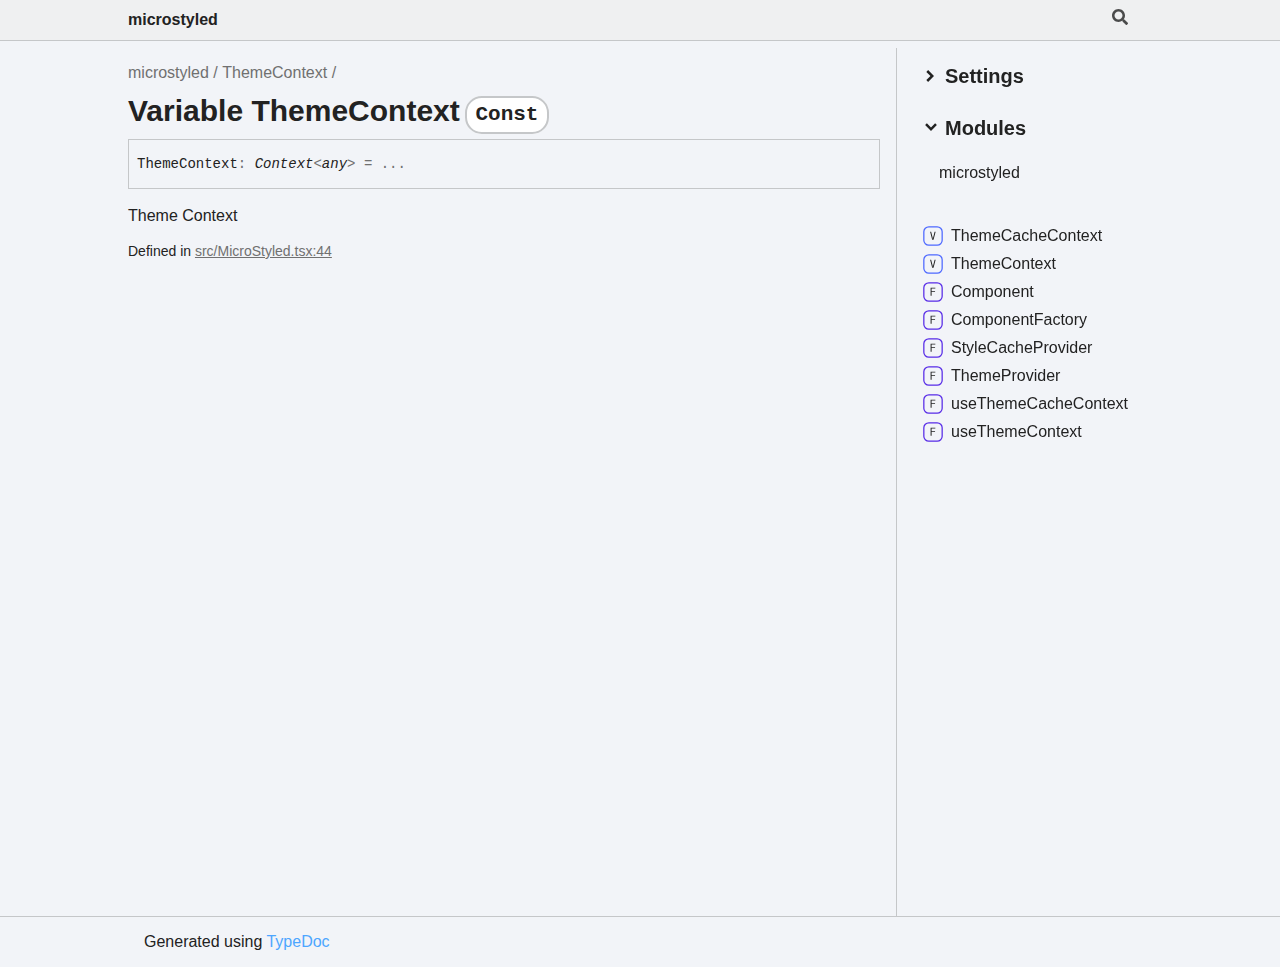
<file: microstyled/variables/ThemeContext.html>
<!DOCTYPE html><html class="default" lang="en"><head><meta charSet="utf-8"/><meta http-equiv="x-ua-compatible" content="IE=edge"/><title>ThemeContext | microstyled</title><meta name="description" content="Documentation for microstyled"/><meta name="viewport" content="width=device-width, initial-scale=1"/><link rel="stylesheet" href="../assets/style.css"/><link rel="stylesheet" href="../assets/highlight.css"/><script async src="../assets/search.js" id="search-script"></script></head><body><script>document.documentElement.dataset.theme = localStorage.getItem("tsd-theme") || "os"</script><header class="tsd-page-toolbar">
<div class="tsd-toolbar-contents container">
<div class="table-cell" id="tsd-search" data-base="..">
<div class="field"><label for="tsd-search-field" class="tsd-widget search no-caption"><svg width="16" height="16" viewBox="0 0 16 16" fill="none"><path d="M15.7824 13.833L12.6666 10.7177C12.5259 10.5771 12.3353 10.499 12.1353 10.499H11.6259C12.4884 9.39596 13.001 8.00859 13.001 6.49937C13.001 2.90909 10.0914 0 6.50048 0C2.90959 0 0 2.90909 0 6.49937C0 10.0896 2.90959 12.9987 6.50048 12.9987C8.00996 12.9987 9.39756 12.4863 10.5008 11.6239V12.1332C10.5008 12.3332 10.5789 12.5238 10.7195 12.6644L13.8354 15.7797C14.1292 16.0734 14.6042 16.0734 14.8948 15.7797L15.7793 14.8954C16.0731 14.6017 16.0731 14.1267 15.7824 13.833ZM6.50048 10.499C4.29094 10.499 2.50018 8.71165 2.50018 6.49937C2.50018 4.29021 4.28781 2.49976 6.50048 2.49976C8.71001 2.49976 10.5008 4.28708 10.5008 6.49937C10.5008 8.70852 8.71314 10.499 6.50048 10.499Z" fill="var(--color-text)"></path></svg></label><input type="text" id="tsd-search-field" aria-label="Search"/></div>
<ul class="results">
<li class="state loading">Preparing search index...</li>
<li class="state failure">The search index is not available</li></ul><a href="../index.html" class="title">microstyled</a></div>
<div class="table-cell" id="tsd-widgets"><a href="#" class="tsd-widget menu no-caption" data-toggle="menu" aria-label="Menu"><svg width="16" height="16" viewBox="0 0 16 16" fill="none"><rect x="1" y="3" width="14" height="2" fill="var(--color-text)"></rect><rect x="1" y="7" width="14" height="2" fill="var(--color-text)"></rect><rect x="1" y="11" width="14" height="2" fill="var(--color-text)"></rect></svg></a></div></div></header>
<div class="container container-main">
<div class="col-8 col-content">
<div class="tsd-page-title">
<ul class="tsd-breadcrumb">
<li><a href="../modules.html">microstyled</a></li>
<li><a href="ThemeContext.html">ThemeContext</a></li></ul>
<h1>Variable ThemeContext<code class="tsd-tag ts-flagConst">Const</code> </h1></div>
<div class="tsd-signature">Theme<wbr/>Context<span class="tsd-signature-symbol">:</span> <span class="tsd-signature-type">Context</span><span class="tsd-signature-symbol">&lt;</span><span class="tsd-signature-type">any</span><span class="tsd-signature-symbol">&gt;</span><span class="tsd-signature-symbol"> = ...</span></div>
<div class="tsd-comment tsd-typography"><p>Theme Context</p>
</div><aside class="tsd-sources">
<ul>
<li>Defined in <a href="https://github.com/caffed/microstyled/blob/85de77a/src/MicroStyled.tsx#L44">src/MicroStyled.tsx:44</a></li></ul></aside></div>
<div class="col-4 col-menu menu-sticky-wrap menu-highlight">
<div class="tsd-navigation settings">
<details class="tsd-index-accordion"><summary class="tsd-accordion-summary">
<h3><svg width="20" height="20" viewBox="0 0 24 24" fill="none"><path d="M4.93896 8.531L12 15.591L19.061 8.531L16.939 6.409L12 11.349L7.06098 6.409L4.93896 8.531Z" fill="var(--color-text)"></path></svg> Settings</h3></summary>
<div class="tsd-accordion-details">
<div class="tsd-filter-visibility">
<h4 class="uppercase">Member Visibility</h4><form>
<ul id="tsd-filter-options">
<li class="tsd-filter-item"><label class="tsd-filter-input"><input type="checkbox" id="tsd-filter-protected" name="protected"/><svg width="32" height="32" viewBox="0 0 32 32" aria-hidden="true"><rect class="tsd-checkbox-background" width="30" height="30" x="1" y="1" rx="6" fill="none"></rect><path class="tsd-checkbox-checkmark" d="M8.35422 16.8214L13.2143 21.75L24.6458 10.25" stroke="none" stroke-width="3.5" stroke-linejoin="round" fill="none"></path></svg><span>Protected</span></label></li>
<li class="tsd-filter-item"><label class="tsd-filter-input"><input type="checkbox" id="tsd-filter-private" name="private"/><svg width="32" height="32" viewBox="0 0 32 32" aria-hidden="true"><rect class="tsd-checkbox-background" width="30" height="30" x="1" y="1" rx="6" fill="none"></rect><path class="tsd-checkbox-checkmark" d="M8.35422 16.8214L13.2143 21.75L24.6458 10.25" stroke="none" stroke-width="3.5" stroke-linejoin="round" fill="none"></path></svg><span>Private</span></label></li>
<li class="tsd-filter-item"><label class="tsd-filter-input"><input type="checkbox" id="tsd-filter-inherited" name="inherited" checked/><svg width="32" height="32" viewBox="0 0 32 32" aria-hidden="true"><rect class="tsd-checkbox-background" width="30" height="30" x="1" y="1" rx="6" fill="none"></rect><path class="tsd-checkbox-checkmark" d="M8.35422 16.8214L13.2143 21.75L24.6458 10.25" stroke="none" stroke-width="3.5" stroke-linejoin="round" fill="none"></path></svg><span>Inherited</span></label></li>
<li class="tsd-filter-item"><label class="tsd-filter-input"><input type="checkbox" id="tsd-filter-external" name="external"/><svg width="32" height="32" viewBox="0 0 32 32" aria-hidden="true"><rect class="tsd-checkbox-background" width="30" height="30" x="1" y="1" rx="6" fill="none"></rect><path class="tsd-checkbox-checkmark" d="M8.35422 16.8214L13.2143 21.75L24.6458 10.25" stroke="none" stroke-width="3.5" stroke-linejoin="round" fill="none"></path></svg><span>External</span></label></li></ul></form></div>
<div class="tsd-theme-toggle">
<h4 class="uppercase">Theme</h4><select id="theme"><option value="os">OS</option><option value="light">Light</option><option value="dark">Dark</option></select></div></div></details></div>
<nav class="tsd-navigation primary">
<details class="tsd-index-accordion" open><summary class="tsd-accordion-summary">
<h3><svg width="20" height="20" viewBox="0 0 24 24" fill="none"><path d="M4.93896 8.531L12 15.591L19.061 8.531L16.939 6.409L12 11.349L7.06098 6.409L4.93896 8.531Z" fill="var(--color-text)"></path></svg> Modules</h3></summary>
<div class="tsd-accordion-details">
<ul>
<li><a href="../modules.html">microstyled</a>
<ul></ul></li></ul></div></details></nav>
<nav class="tsd-navigation secondary menu-sticky">
<ul>
<li class="tsd-kind-variable"><a href="ThemeCacheContext.html" class="tsd-index-link"><svg class="tsd-kind-icon" width="24" height="24" viewBox="0 0 24 24"><rect fill="var(--color-icon-background)" stroke="var(--color-ts-variable)" stroke-width="1.5" x="1" y="1" width="22" height="22" rx="6" id="icon-32-path"></rect><path d="M11.106 16L8.85 7.24H9.966L11.454 13.192C11.558 13.608 11.646 13.996 11.718 14.356C11.79 14.708 11.842 14.976 11.874 15.16C11.906 14.976 11.954 14.708 12.018 14.356C12.09 13.996 12.178 13.608 12.282 13.192L13.758 7.24H14.85L12.582 16H11.106Z" fill="var(--color-text)" id="icon-32-text"></path></svg>Theme<wbr/>Cache<wbr/>Context</a></li>
<li class="current tsd-kind-variable"><a href="ThemeContext.html" class="tsd-index-link"><svg class="tsd-kind-icon" width="24" height="24" viewBox="0 0 24 24"><use href="#icon-32-path"></use><use href="#icon-32-text"></use></svg>Theme<wbr/>Context</a></li>
<li class="tsd-kind-function"><a href="../functions/Component.html" class="tsd-index-link"><svg class="tsd-kind-icon" width="24" height="24" viewBox="0 0 24 24"><rect fill="var(--color-icon-background)" stroke="var(--color-ts-function)" stroke-width="1.5" x="1" y="1" width="22" height="22" rx="6" id="icon-64-path"></rect><path d="M9.39 16V7.24H14.55V8.224H10.446V11.128H14.238V12.112H10.47V16H9.39Z" fill="var(--color-text)" id="icon-64-text"></path></svg>Component</a></li>
<li class="tsd-kind-function"><a href="../functions/ComponentFactory.html" class="tsd-index-link"><svg class="tsd-kind-icon" width="24" height="24" viewBox="0 0 24 24"><use href="#icon-64-path"></use><use href="#icon-64-text"></use></svg>Component<wbr/>Factory</a></li>
<li class="tsd-kind-function"><a href="../functions/StyleCacheProvider.html" class="tsd-index-link"><svg class="tsd-kind-icon" width="24" height="24" viewBox="0 0 24 24"><use href="#icon-64-path"></use><use href="#icon-64-text"></use></svg>Style<wbr/>Cache<wbr/>Provider</a></li>
<li class="tsd-kind-function"><a href="../functions/ThemeProvider.html" class="tsd-index-link"><svg class="tsd-kind-icon" width="24" height="24" viewBox="0 0 24 24"><use href="#icon-64-path"></use><use href="#icon-64-text"></use></svg>Theme<wbr/>Provider</a></li>
<li class="tsd-kind-function"><a href="../functions/useThemeCacheContext.html" class="tsd-index-link"><svg class="tsd-kind-icon" width="24" height="24" viewBox="0 0 24 24"><use href="#icon-64-path"></use><use href="#icon-64-text"></use></svg>use<wbr/>Theme<wbr/>Cache<wbr/>Context</a></li>
<li class="tsd-kind-function"><a href="../functions/useThemeContext.html" class="tsd-index-link"><svg class="tsd-kind-icon" width="24" height="24" viewBox="0 0 24 24"><use href="#icon-64-path"></use><use href="#icon-64-text"></use></svg>use<wbr/>Theme<wbr/>Context</a></li></ul></nav></div></div>
<div class="container tsd-generator">
<p>Generated using <a href="https://typedoc.org/" target="_blank">TypeDoc</a></p></div>
<div class="overlay"></div><script src="../assets/main.js"></script></body></html>
</file>
<file: microstyled/assets/style.css>
:root {
    /* Light */
    --light-color-background: #f2f4f8;
    --light-color-background-secondary: #eff0f1;
    --light-color-icon-background: var(--light-color-background);
    --light-color-accent: #c5c7c9;
    --light-color-text: #222;
    --light-color-text-aside: #707070;
    --light-color-link: #4da6ff;
    --light-color-ts: #db1373;
    --light-color-ts-interface: #139d2c;
    --light-color-ts-enum: #9c891a;
    --light-color-ts-class: #2484e5;
    --light-color-ts-function: #572be7;
    --light-color-ts-namespace: #b111c9;
    --light-color-ts-private: #707070;
    --light-color-ts-variable: #4d68ff;
    --light-external-icon: url("data:image/svg+xml;utf8,<svg xmlns='http://www.w3.org/2000/svg' viewBox='0 0 100 100' width='10' height='10'><path fill-opacity='0' stroke='%23000' stroke-width='10' d='m43,35H5v60h60V57M45,5v10l10,10-30,30 20,20 30-30 10,10h10V5z'/></svg>");
    --light-color-scheme: light;

    /* Dark */
    --dark-color-background: #2b2e33;
    --dark-color-background-secondary: #1e2024;
    --dark-color-icon-background: var(--dark-color-background-secondary);
    --dark-color-accent: #9096a2;
    --dark-color-text: #f5f5f5;
    --dark-color-text-aside: #dddddd;
    --dark-color-link: #00aff4;
    --dark-color-ts: #ff6492;
    --dark-color-ts-interface: #6cff87;
    --dark-color-ts-enum: #f4d93e;
    --dark-color-ts-class: #61b0ff;
    --dark-color-ts-function: #9772ff;
    --dark-color-ts-namespace: #e14dff;
    --dark-color-ts-private: #e2e2e2;
    --dark-color-ts-variable: #4d68ff;
    --dark-external-icon: url("data:image/svg+xml;utf8,<svg xmlns='http://www.w3.org/2000/svg' viewBox='0 0 100 100' width='10' height='10'><path fill-opacity='0' stroke='%23fff' stroke-width='10' d='m43,35H5v60h60V57M45,5v10l10,10-30,30 20,20 30-30 10,10h10V5z'/></svg>");
    --dark-color-scheme: dark;
}

@media (prefers-color-scheme: light) {
    :root {
        --color-background: var(--light-color-background);
        --color-background-secondary: var(--light-color-background-secondary);
        --color-icon-background: var(--light-color-icon-background);
        --color-accent: var(--light-color-accent);
        --color-text: var(--light-color-text);
        --color-text-aside: var(--light-color-text-aside);
        --color-link: var(--light-color-link);
        --color-ts: var(--light-color-ts);
        --color-ts-interface: var(--light-color-ts-interface);
        --color-ts-enum: var(--light-color-ts-enum);
        --color-ts-class: var(--light-color-ts-class);
        --color-ts-function: var(--light-color-ts-function);
        --color-ts-namespace: var(--light-color-ts-namespace);
        --color-ts-private: var(--light-color-ts-private);
        --color-ts-variable: var(--light-color-ts-variable);
        --external-icon: var(--light-external-icon);
        --color-scheme: var(--light-color-scheme);
    }
}

@media (prefers-color-scheme: dark) {
    :root {
        --color-background: var(--dark-color-background);
        --color-background-secondary: var(--dark-color-background-secondary);
        --color-icon-background: var(--dark-color-icon-background);
        --color-accent: var(--dark-color-accent);
        --color-text: var(--dark-color-text);
        --color-text-aside: var(--dark-color-text-aside);
        --color-link: var(--dark-color-link);
        --color-ts: var(--dark-color-ts);
        --color-ts-interface: var(--dark-color-ts-interface);
        --color-ts-enum: var(--dark-color-ts-enum);
        --color-ts-class: var(--dark-color-ts-class);
        --color-ts-function: var(--dark-color-ts-function);
        --color-ts-namespace: var(--dark-color-ts-namespace);
        --color-ts-private: var(--dark-color-ts-private);
        --color-ts-variable: var(--dark-color-ts-variable);
        --external-icon: var(--dark-external-icon);
        --color-scheme: var(--dark-color-scheme);
    }
}

html {
    color-scheme: var(--color-scheme);
}

body {
    margin: 0;
}

:root[data-theme="light"] {
    --color-background: var(--light-color-background);
    --color-background-secondary: var(--light-color-background-secondary);
    --color-icon-background: var(--light-color-icon-background);
    --color-accent: var(--light-color-accent);
    --color-text: var(--light-color-text);
    --color-text-aside: var(--light-color-text-aside);
    --color-link: var(--light-color-link);
    --color-ts: var(--light-color-ts);
    --color-ts-interface: var(--light-color-ts-interface);
    --color-ts-enum: var(--light-color-ts-enum);
    --color-ts-class: var(--light-color-ts-class);
    --color-ts-function: var(--light-color-ts-function);
    --color-ts-namespace: var(--light-color-ts-namespace);
    --color-ts-private: var(--light-color-ts-private);
    --color-ts-variable: var(--light-color-ts-variable);
    --external-icon: var(--light-external-icon);
    --color-scheme: var(--light-color-scheme);
}

:root[data-theme="dark"] {
    --color-background: var(--dark-color-background);
    --color-background-secondary: var(--dark-color-background-secondary);
    --color-icon-background: var(--dark-color-icon-background);
    --color-accent: var(--dark-color-accent);
    --color-text: var(--dark-color-text);
    --color-text-aside: var(--dark-color-text-aside);
    --color-link: var(--dark-color-link);
    --color-ts: var(--dark-color-ts);
    --color-ts-interface: var(--dark-color-ts-interface);
    --color-ts-enum: var(--dark-color-ts-enum);
    --color-ts-class: var(--dark-color-ts-class);
    --color-ts-function: var(--dark-color-ts-function);
    --color-ts-namespace: var(--dark-color-ts-namespace);
    --color-ts-private: var(--dark-color-ts-private);
    --color-ts-variable: var(--dark-color-ts-variable);
    --external-icon: var(--dark-external-icon);
    --color-scheme: var(--dark-color-scheme);
}

h1,
h2,
h3,
h4,
h5,
h6 {
    line-height: 1.2;
}

h1 {
    font-size: 1.875rem;
    margin: 0.67rem 0;
}

h2 {
    font-size: 1.5rem;
    margin: 0.83rem 0;
}

h3 {
    font-size: 1.25rem;
    margin: 1rem 0;
}

h4 {
    font-size: 1.05rem;
    margin: 1.33rem 0;
}

h5 {
    font-size: 1rem;
    margin: 1.5rem 0;
}

h6 {
    font-size: 0.875rem;
    margin: 2.33rem 0;
}

.uppercase {
    text-transform: uppercase;
}

pre {
    white-space: pre;
    white-space: pre-wrap;
    word-wrap: break-word;
}

dl,
menu,
ol,
ul {
    margin: 1em 0;
}

dd {
    margin: 0 0 0 40px;
}

.container {
    max-width: 1600px;
    padding: 0 2rem;
}

@media (min-width: 640px) {
    .container {
        padding: 0 4rem;
    }
}
@media (min-width: 1200px) {
    .container {
        padding: 0 8rem;
    }
}
@media (min-width: 1600px) {
    .container {
        padding: 0 12rem;
    }
}

/* Footer */
.tsd-generator {
    border-top: 1px solid var(--color-accent);
    padding-top: 1rem;
    padding-bottom: 1rem;
    max-height: 3.5rem;
}

.tsd-generator > p {
    margin-top: 0;
    margin-bottom: 0;
    padding: 0 1rem;
}

.container-main {
    display: flex;
    justify-content: space-between;
    position: relative;
    margin: 0 auto;
}

.col-4,
.col-8 {
    box-sizing: border-box;
    float: left;
    padding: 2rem 1rem;
}

.col-4 {
    flex: 0 0 25%;
}
.col-8 {
    flex: 1 0;
    flex-wrap: wrap;
    padding-left: 0;
}

@keyframes fade-in {
    from {
        opacity: 0;
    }
    to {
        opacity: 1;
    }
}
@keyframes fade-out {
    from {
        opacity: 1;
        visibility: visible;
    }
    to {
        opacity: 0;
    }
}
@keyframes fade-in-delayed {
    0% {
        opacity: 0;
    }
    33% {
        opacity: 0;
    }
    100% {
        opacity: 1;
    }
}
@keyframes fade-out-delayed {
    0% {
        opacity: 1;
        visibility: visible;
    }
    66% {
        opacity: 0;
    }
    100% {
        opacity: 0;
    }
}
@keyframes shift-to-left {
    from {
        transform: translate(0, 0);
    }
    to {
        transform: translate(-25%, 0);
    }
}
@keyframes unshift-to-left {
    from {
        transform: translate(-25%, 0);
    }
    to {
        transform: translate(0, 0);
    }
}
@keyframes pop-in-from-right {
    from {
        transform: translate(100%, 0);
    }
    to {
        transform: translate(0, 0);
    }
}
@keyframes pop-out-to-right {
    from {
        transform: translate(0, 0);
        visibility: visible;
    }
    to {
        transform: translate(100%, 0);
    }
}
body {
    background: var(--color-background);
    font-family: "Segoe UI", sans-serif;
    font-size: 16px;
    color: var(--color-text);
}

a {
    color: var(--color-link);
    text-decoration: none;
}
a:hover {
    text-decoration: underline;
}
a.external[target="_blank"] {
    background-image: var(--external-icon);
    background-position: top 3px right;
    background-repeat: no-repeat;
    padding-right: 13px;
}

code,
pre {
    font-family: Menlo, Monaco, Consolas, "Courier New", monospace;
    padding: 0.2em;
    margin: 0;
    font-size: 0.875rem;
    border-radius: 0.8em;
}

pre {
    padding: 10px;
    border: 0.1em solid var(--color-accent);
}
pre code {
    padding: 0;
    font-size: 100%;
}

blockquote {
    margin: 1em 0;
    padding-left: 1em;
    border-left: 4px solid gray;
}

.tsd-typography {
    line-height: 1.333em;
}
.tsd-typography ul {
    list-style: square;
    padding: 0 0 0 20px;
    margin: 0;
}
.tsd-typography h4,
.tsd-typography .tsd-index-panel h3,
.tsd-index-panel .tsd-typography h3,
.tsd-typography h5,
.tsd-typography h6 {
    font-size: 1em;
    margin: 0;
}
.tsd-typography h5,
.tsd-typography h6 {
    font-weight: normal;
}
.tsd-typography p,
.tsd-typography ul,
.tsd-typography ol {
    margin: 1em 0;
}

@media (max-width: 1024px) {
    html .col-content {
        float: none;
        max-width: 100%;
        width: 100%;
        padding-top: 3rem;
    }
    html .col-menu {
        position: fixed !important;
        overflow-y: auto;
        -webkit-overflow-scrolling: touch;
        z-index: 1024;
        top: 0 !important;
        bottom: 0 !important;
        left: auto !important;
        right: 0 !important;
        padding: 1.5rem 1.5rem 0 0;
        max-width: 25rem;
        visibility: hidden;
        background-color: var(--color-background);
        transform: translate(100%, 0);
    }
    html .col-menu > *:last-child {
        padding-bottom: 20px;
    }
    html .overlay {
        content: "";
        display: block;
        position: fixed;
        z-index: 1023;
        top: 0;
        left: 0;
        right: 0;
        bottom: 0;
        background-color: rgba(0, 0, 0, 0.75);
        visibility: hidden;
    }

    .to-has-menu .overlay {
        animation: fade-in 0.4s;
    }

    .to-has-menu :is(header, footer, .col-content) {
        animation: shift-to-left 0.4s;
    }

    .to-has-menu .col-menu {
        animation: pop-in-from-right 0.4s;
    }

    .from-has-menu .overlay {
        animation: fade-out 0.4s;
    }

    .from-has-menu :is(header, footer, .col-content) {
        animation: unshift-to-left 0.4s;
    }

    .from-has-menu .col-menu {
        animation: pop-out-to-right 0.4s;
    }

    .has-menu body {
        overflow: hidden;
    }
    .has-menu .overlay {
        visibility: visible;
    }
    .has-menu :is(header, footer, .col-content) {
        transform: translate(-25%, 0);
    }
    .has-menu .col-menu {
        visibility: visible;
        transform: translate(0, 0);
        display: grid;
        align-items: center;
        grid-template-rows: auto 1fr;
        grid-gap: 1.5rem;
        max-height: 100vh;
        padding: 1rem 2rem;
    }
    .has-menu .tsd-navigation {
        max-height: 100%;
    }
}

.tsd-breadcrumb {
    margin: 0;
    padding: 0;
    color: var(--color-text-aside);
}
.tsd-breadcrumb a {
    color: var(--color-text-aside);
    text-decoration: none;
}
.tsd-breadcrumb a:hover {
    text-decoration: underline;
}
.tsd-breadcrumb li {
    display: inline;
}
.tsd-breadcrumb li:after {
    content: " / ";
}

.tsd-comment-tags {
    display: flex;
    flex-direction: column;
}
dl.tsd-comment-tag-group {
    display: flex;
    align-items: center;
    overflow: hidden;
    margin: 0.5em 0;
}
dl.tsd-comment-tag-group dt {
    display: flex;
    margin-right: 0.5em;
    font-size: 0.875em;
    font-weight: normal;
}
dl.tsd-comment-tag-group dd {
    margin: 0;
}
code.tsd-tag {
    padding: 0.25em 0.4em;
    border: 0.1em solid var(--color-accent);
    margin-right: 0.25em;
    font-size: 70%;
}
h1 code.tsd-tag:first-of-type {
    margin-left: 0.25em;
}

dl.tsd-comment-tag-group dd:before,
dl.tsd-comment-tag-group dd:after {
    content: " ";
}
dl.tsd-comment-tag-group dd pre,
dl.tsd-comment-tag-group dd:after {
    clear: both;
}
dl.tsd-comment-tag-group p {
    margin: 0;
}

.tsd-panel.tsd-comment .lead {
    font-size: 1.1em;
    line-height: 1.333em;
    margin-bottom: 2em;
}
.tsd-panel.tsd-comment .lead:last-child {
    margin-bottom: 0;
}

.tsd-filter-visibility h4 {
    font-size: 1rem;
    padding-top: 0.75rem;
    padding-bottom: 0.5rem;
    margin: 0;
}
.tsd-filter-item:not(:last-child) {
    margin-bottom: 0.5rem;
}
.tsd-filter-input {
    display: flex;
    width: fit-content;
    width: -moz-fit-content;
    align-items: center;
    user-select: none;
    -webkit-user-select: none;
    -moz-user-select: none;
    -ms-user-select: none;
    cursor: pointer;
}
.tsd-filter-input input[type="checkbox"] {
    cursor: pointer;
    position: absolute;
    width: 1.5em;
    height: 1.5em;
    opacity: 0;
}
.tsd-filter-input input[type="checkbox"]:disabled {
    pointer-events: none;
}
.tsd-filter-input svg {
    cursor: pointer;
    width: 1.5em;
    height: 1.5em;
    margin-right: 0.5em;
    border-radius: 0.33em;
    /* Leaving this at full opacity breaks event listeners on Firefox.
    Don't remove unless you know what you're doing. */
    opacity: 0.99;
}
.tsd-filter-input input[type="checkbox"]:focus + svg {
    transform: scale(0.95);
}
.tsd-filter-input input[type="checkbox"]:focus:not(:focus-visible) + svg {
    transform: scale(1);
}
.tsd-checkbox-background {
    fill: var(--color-accent);
}
input[type="checkbox"]:checked ~ svg .tsd-checkbox-checkmark {
    stroke: var(--color-text);
}
.tsd-filter-input input:disabled ~ svg > .tsd-checkbox-background {
    fill: var(--color-background);
    stroke: var(--color-accent);
    stroke-width: 0.25rem;
}
.tsd-filter-input input:disabled ~ svg > .tsd-checkbox-checkmark {
    stroke: var(--color-accent);
}

.tsd-theme-toggle {
    padding-top: 0.75rem;
}
.tsd-theme-toggle > h4 {
    display: inline;
    vertical-align: middle;
    margin-right: 0.75rem;
}

.tsd-hierarchy {
    list-style: square;
    margin: 0;
}
.tsd-hierarchy .target {
    font-weight: bold;
}

.tsd-panel-group.tsd-index-group {
    margin-bottom: 0;
}
.tsd-index-panel .tsd-index-list {
    list-style: none;
    line-height: 1.333em;
    margin: 0;
    padding: 0.25rem 0 0 0;
    overflow: hidden;
    display: grid;
    grid-template-columns: repeat(3, 1fr);
    column-gap: 1rem;
    grid-template-rows: auto;
}
@media (max-width: 1024px) {
    .tsd-index-panel .tsd-index-list {
        grid-template-columns: repeat(2, 1fr);
    }
}
@media (max-width: 768px) {
    .tsd-index-panel .tsd-index-list {
        grid-template-columns: repeat(1, 1fr);
    }
}
.tsd-index-panel .tsd-index-list li {
    -webkit-page-break-inside: avoid;
    -moz-page-break-inside: avoid;
    -ms-page-break-inside: avoid;
    -o-page-break-inside: avoid;
    page-break-inside: avoid;
}
.tsd-index-panel a,
.tsd-index-panel a.tsd-parent-kind-module {
    color: var(--color-ts);
}
.tsd-index-panel a.tsd-parent-kind-interface {
    color: var(--color-ts-interface);
}
.tsd-index-panel a.tsd-parent-kind-enum {
    color: var(--color-ts-enum);
}
.tsd-index-panel a.tsd-parent-kind-class {
    color: var(--color-ts-class);
}
.tsd-index-panel a.tsd-kind-module {
    color: var(--color-ts-namespace);
}
.tsd-index-panel a.tsd-kind-interface {
    color: var(--color-ts-interface);
}
.tsd-index-panel a.tsd-kind-enum {
    color: var(--color-ts-enum);
}
.tsd-index-panel a.tsd-kind-class {
    color: var(--color-ts-class);
}
.tsd-index-panel a.tsd-kind-function {
    color: var(--color-ts-function);
}
.tsd-index-panel a.tsd-kind-namespace {
    color: var(--color-ts-namespace);
}
.tsd-index-panel a.tsd-kind-variable {
    color: var(--color-ts-variable);
}
.tsd-index-panel a.tsd-is-private {
    color: var(--color-ts-private);
}

.tsd-flag {
    display: inline-block;
    padding: 0.25em 0.4em;
    border-radius: 4px;
    color: var(--color-comment-tag-text);
    background-color: var(--color-comment-tag);
    text-indent: 0;
    font-size: 75%;
    line-height: 1;
    font-weight: normal;
}

.tsd-anchor {
    position: absolute;
    top: -100px;
}

.tsd-member {
    position: relative;
}
.tsd-member .tsd-anchor + h3 {
    display: flex;
    align-items: center;
    margin-top: 0;
    margin-bottom: 0;
    border-bottom: none;
}
.tsd-member [data-tsd-kind] {
    color: var(--color-ts);
}
.tsd-member [data-tsd-kind="Interface"] {
    color: var(--color-ts-interface);
}
.tsd-member [data-tsd-kind="Enum"] {
    color: var(--color-ts-enum);
}
.tsd-member [data-tsd-kind="Class"] {
    color: var(--color-ts-class);
}
.tsd-member [data-tsd-kind="Private"] {
    color: var(--color-ts-private);
}

.tsd-navigation a {
    display: block;
    margin: 0.4rem 0;
    border-left: 2px solid transparent;
    color: var(--color-text);
    text-decoration: none;
    transition: border-left-color 0.1s;
}
.tsd-navigation a:hover {
    text-decoration: underline;
}
.tsd-navigation ul {
    margin: 0;
    padding: 0;
    list-style: none;
}
.tsd-navigation li {
    padding: 0;
}

.tsd-navigation.primary .tsd-accordion-details > ul {
    margin-top: 0.75rem;
}
.tsd-navigation.primary a {
    padding: 0.75rem 0.5rem;
    margin: 0;
}
.tsd-navigation.primary ul li a {
    margin-left: 0.5rem;
}
.tsd-navigation.primary ul li li a {
    margin-left: 1.5rem;
}
.tsd-navigation.primary ul li li li a {
    margin-left: 2.5rem;
}
.tsd-navigation.primary ul li li li li a {
    margin-left: 3.5rem;
}
.tsd-navigation.primary ul li li li li li a {
    margin-left: 4.5rem;
}
.tsd-navigation.primary ul li li li li li li a {
    margin-left: 5.5rem;
}
.tsd-navigation.primary li.current > a {
    border-left: 0.15rem var(--color-text) solid;
}
.tsd-navigation.primary li.selected > a {
    font-weight: bold;
    border-left: 0.2rem var(--color-text) solid;
}
.tsd-navigation.primary ul li a:hover {
    border-left: 0.2rem var(--color-text-aside) solid;
}
.tsd-navigation.primary li.globals + li > span,
.tsd-navigation.primary li.globals + li > a {
    padding-top: 20px;
}

.tsd-navigation.secondary.tsd-navigation--toolbar-hide {
    max-height: calc(100vh - 1rem);
    top: 0.5rem;
}
.tsd-navigation.secondary > ul {
    display: inline;
    padding-right: 0.5rem;
    transition: opacity 0.2s;
}
.tsd-navigation.secondary ul li a {
    padding-left: 0;
}
.tsd-navigation.secondary ul li li a {
    padding-left: 1.1rem;
}
.tsd-navigation.secondary ul li li li a {
    padding-left: 2.2rem;
}
.tsd-navigation.secondary ul li li li li a {
    padding-left: 3.3rem;
}
.tsd-navigation.secondary ul li li li li li a {
    padding-left: 4.4rem;
}
.tsd-navigation.secondary ul li li li li li li a {
    padding-left: 5.5rem;
}

a.tsd-index-link {
    margin: 0.25rem 0;
    font-size: 1rem;
    line-height: 1.25rem;
    display: inline-flex;
    align-items: center;
}
.tsd-accordion-summary > h1,
.tsd-accordion-summary > h2,
.tsd-accordion-summary > h3,
.tsd-accordion-summary > h4,
.tsd-accordion-summary > h5 {
    display: inline-flex;
    align-items: center;
    vertical-align: middle;
    margin-bottom: 0;
    user-select: none;
    -moz-user-select: none;
    -webkit-user-select: none;
    -ms-user-select: none;
}
.tsd-accordion-summary {
    display: block;
    cursor: pointer;
}
.tsd-accordion-summary > * {
    margin-top: 0;
    margin-bottom: 0;
    padding-top: 0;
    padding-bottom: 0;
}
.tsd-accordion-summary::-webkit-details-marker {
    display: none;
}
.tsd-index-accordion .tsd-accordion-summary svg {
    margin-right: 0.25rem;
}
.tsd-index-content > :not(:first-child) {
    margin-top: 0.75rem;
}
.tsd-index-heading {
    margin-top: 1.5rem;
    margin-bottom: 0.75rem;
}

.tsd-kind-icon {
    margin-right: 0.5rem;
    width: 1.25rem;
    height: 1.25rem;
    min-width: 1.25rem;
    min-height: 1.25rem;
}
.tsd-kind-icon path {
    transform-origin: center;
    transform: scale(1.1);
}
.tsd-signature > .tsd-kind-icon {
    margin-right: 0.8rem;
}

@media (min-width: 1024px) {
    .col-content {
        margin: 2rem auto;
    }

    .menu-sticky-wrap {
        position: sticky;
        height: calc(100vh - 2rem);
        top: 4rem;
        right: 0;
        padding: 0 1.5rem;
        padding-top: 1rem;
        margin-top: 3rem;
        transition: 0.3s ease-in-out;
        transition-property: top, padding-top, padding, height;
        overflow-y: auto;
    }
    .col-menu {
        border-left: 1px solid var(--color-accent);
    }
    .col-menu--hide {
        top: 1rem;
    }
    .col-menu .tsd-navigation:not(:last-child) {
        padding-bottom: 1.75rem;
    }
}

.tsd-panel {
    margin-bottom: 2.5rem;
}
.tsd-panel.tsd-member {
    margin-bottom: 4rem;
}
.tsd-panel:empty {
    display: none;
}
.tsd-panel > h1,
.tsd-panel > h2,
.tsd-panel > h3 {
    margin: 1.5rem -1.5rem 0.75rem -1.5rem;
    padding: 0 1.5rem 0.75rem 1.5rem;
}
.tsd-panel > h1.tsd-before-signature,
.tsd-panel > h2.tsd-before-signature,
.tsd-panel > h3.tsd-before-signature {
    margin-bottom: 0;
    border-bottom: none;
}

.tsd-panel-group {
    margin: 4rem 0;
}
.tsd-panel-group.tsd-index-group {
    margin: 2rem 0;
}
.tsd-panel-group.tsd-index-group details {
    margin: 2rem 0;
}

#tsd-search {
    transition: background-color 0.2s;
}
#tsd-search .title {
    position: relative;
    z-index: 2;
}
#tsd-search .field {
    position: absolute;
    left: 0;
    top: 0;
    right: 2.5rem;
    height: 100%;
}
#tsd-search .field input {
    box-sizing: border-box;
    position: relative;
    top: -50px;
    z-index: 1;
    width: 100%;
    padding: 0 10px;
    opacity: 0;
    outline: 0;
    border: 0;
    background: transparent;
    color: var(--color-text);
}
#tsd-search .field label {
    position: absolute;
    overflow: hidden;
    right: -40px;
}
#tsd-search .field input,
#tsd-search .title {
    transition: opacity 0.2s;
}
#tsd-search .results {
    position: absolute;
    visibility: hidden;
    top: 40px;
    width: 100%;
    margin: 0;
    padding: 0;
    list-style: none;
    box-shadow: 0 0 4px rgba(0, 0, 0, 0.25);
}
#tsd-search .results li {
    padding: 0 10px;
    background-color: var(--color-background);
}
#tsd-search .results li:nth-child(even) {
    background-color: var(--color-background-secondary);
}
#tsd-search .results li.state {
    display: none;
}
#tsd-search .results li.current,
#tsd-search .results li:hover {
    background-color: var(--color-accent);
}
#tsd-search .results a {
    display: block;
}
#tsd-search .results a:before {
    top: 10px;
}
#tsd-search .results span.parent {
    color: var(--color-text-aside);
    font-weight: normal;
}
#tsd-search.has-focus {
    background-color: var(--color-accent);
}
#tsd-search.has-focus .field input {
    top: 0;
    opacity: 1;
}
#tsd-search.has-focus .title {
    z-index: 0;
    opacity: 0;
}
#tsd-search.has-focus .results {
    visibility: visible;
}
#tsd-search.loading .results li.state.loading {
    display: block;
}
#tsd-search.failure .results li.state.failure {
    display: block;
}

.tsd-signature {
    margin: 0 0 1rem 0;
    padding: 1rem 0.5rem;
    border: 1px solid var(--color-accent);
    font-family: Menlo, Monaco, Consolas, "Courier New", monospace;
    font-size: 14px;
    overflow-x: auto;
}

.tsd-signature-symbol {
    color: var(--color-text-aside);
    font-weight: normal;
}

.tsd-signature-type {
    font-style: italic;
    font-weight: normal;
}

.tsd-signatures {
    padding: 0;
    margin: 0 0 1em 0;
    list-style-type: none;
}
.tsd-signatures .tsd-signature {
    margin: 0;
    border-color: var(--color-accent);
    border-width: 1px 0;
    transition: background-color 0.1s;
}
.tsd-description .tsd-signatures .tsd-signature {
    border-width: 1px;
}

ul.tsd-parameter-list,
ul.tsd-type-parameter-list {
    list-style: square;
    margin: 0;
    padding-left: 20px;
}
ul.tsd-parameter-list > li.tsd-parameter-signature,
ul.tsd-type-parameter-list > li.tsd-parameter-signature {
    list-style: none;
    margin-left: -20px;
}
ul.tsd-parameter-list h5,
ul.tsd-type-parameter-list h5 {
    font-size: 16px;
    margin: 1em 0 0.5em 0;
}
.tsd-sources {
    margin-top: 1rem;
    font-size: 0.875em;
}
.tsd-sources a {
    color: var(--color-text-aside);
    text-decoration: underline;
}
.tsd-sources ul {
    list-style: none;
    padding: 0;
}

.tsd-page-toolbar {
    position: fixed;
    z-index: 1;
    top: 0;
    left: 0;
    width: 100%;
    color: var(--color-text);
    background: var(--color-background-secondary);
    border-bottom: 1px var(--color-accent) solid;
    transition: transform 0.3s ease-in-out;
}
.tsd-page-toolbar a {
    color: var(--color-text);
    text-decoration: none;
}
.tsd-page-toolbar a.title {
    font-weight: bold;
}
.tsd-page-toolbar a.title:hover {
    text-decoration: underline;
}
.tsd-page-toolbar .tsd-toolbar-contents {
    display: flex;
    justify-content: space-between;
    height: 2.5rem;
    margin: 0 auto;
}
.tsd-page-toolbar .table-cell {
    position: relative;
    white-space: nowrap;
    line-height: 40px;
}
.tsd-page-toolbar .table-cell:first-child {
    width: 100%;
}

.tsd-page-toolbar--hide {
    transform: translateY(-100%);
}

.tsd-widget {
    display: inline-block;
    overflow: hidden;
    opacity: 0.8;
    height: 40px;
    transition: opacity 0.1s, background-color 0.2s;
    vertical-align: bottom;
    cursor: pointer;
}
.tsd-widget:hover {
    opacity: 0.9;
}
.tsd-widget.active {
    opacity: 1;
    background-color: var(--color-accent);
}
.tsd-widget.no-caption {
    width: 40px;
}
.tsd-widget.no-caption:before {
    margin: 0;
}

.tsd-widget.options,
.tsd-widget.menu {
    display: none;
}
@media (max-width: 1024px) {
    .tsd-widget.options,
    .tsd-widget.menu {
        display: inline-block;
    }
}
input[type="checkbox"] + .tsd-widget:before {
    background-position: -120px 0;
}
input[type="checkbox"]:checked + .tsd-widget:before {
    background-position: -160px 0;
}

img {
    max-width: 100%;
}

.tsd-anchor-icon {
    display: inline-flex;
    align-items: center;
    margin-left: 0.5rem;
    vertical-align: middle;
    color: var(--color-text);
}

.tsd-anchor-icon svg {
    width: 1em;
    height: 1em;
    visibility: hidden;
}

.tsd-anchor-link:hover > .tsd-anchor-icon svg {
    visibility: visible;
}

.deprecated {
    text-decoration: line-through;
}

* {
    scrollbar-width: thin;
    scrollbar-color: var(--color-accent) var(--color-icon-background);
}

*::-webkit-scrollbar {
    width: 0.75rem;
}

*::-webkit-scrollbar-track {
    background: var(--color-icon-background);
}

*::-webkit-scrollbar-thumb {
    background-color: var(--color-accent);
    border-radius: 999rem;
    border: 0.25rem solid var(--color-icon-background);
}
</file>
<file: microstyled/assets/highlight.css>
:root {
    --light-hl-0: #AF00DB;
    --dark-hl-0: #C586C0;
    --light-hl-1: #000000;
    --dark-hl-1: #D4D4D4;
    --light-hl-2: #001080;
    --dark-hl-2: #9CDCFE;
    --light-hl-3: #A31515;
    --dark-hl-3: #CE9178;
    --light-hl-4: #008000;
    --dark-hl-4: #6A9955;
    --light-hl-5: #0000FF;
    --dark-hl-5: #569CD6;
    --light-hl-6: #0070C1;
    --dark-hl-6: #4FC1FF;
    --light-hl-7: #795E26;
    --dark-hl-7: #DCDCAA;
    --light-hl-8: #800000;
    --dark-hl-8: #808080;
    --light-hl-9: #800000;
    --dark-hl-9: #569CD6;
    --light-hl-10: #FF0000;
    --dark-hl-10: #9CDCFE;
    --light-hl-11: #000000FF;
    --dark-hl-11: #D4D4D4;
    --light-hl-12: #098658;
    --dark-hl-12: #B5CEA8;
    --light-hl-13: #267F99;
    --dark-hl-13: #4EC9B0;
    --light-code-background: #FFFFFF;
    --dark-code-background: #1E1E1E;
}

@media (prefers-color-scheme: light) { :root {
    --hl-0: var(--light-hl-0);
    --hl-1: var(--light-hl-1);
    --hl-2: var(--light-hl-2);
    --hl-3: var(--light-hl-3);
    --hl-4: var(--light-hl-4);
    --hl-5: var(--light-hl-5);
    --hl-6: var(--light-hl-6);
    --hl-7: var(--light-hl-7);
    --hl-8: var(--light-hl-8);
    --hl-9: var(--light-hl-9);
    --hl-10: var(--light-hl-10);
    --hl-11: var(--light-hl-11);
    --hl-12: var(--light-hl-12);
    --hl-13: var(--light-hl-13);
    --code-background: var(--light-code-background);
} }

@media (prefers-color-scheme: dark) { :root {
    --hl-0: var(--dark-hl-0);
    --hl-1: var(--dark-hl-1);
    --hl-2: var(--dark-hl-2);
    --hl-3: var(--dark-hl-3);
    --hl-4: var(--dark-hl-4);
    --hl-5: var(--dark-hl-5);
    --hl-6: var(--dark-hl-6);
    --hl-7: var(--dark-hl-7);
    --hl-8: var(--dark-hl-8);
    --hl-9: var(--dark-hl-9);
    --hl-10: var(--dark-hl-10);
    --hl-11: var(--dark-hl-11);
    --hl-12: var(--dark-hl-12);
    --hl-13: var(--dark-hl-13);
    --code-background: var(--dark-code-background);
} }

:root[data-theme='light'] {
    --hl-0: var(--light-hl-0);
    --hl-1: var(--light-hl-1);
    --hl-2: var(--light-hl-2);
    --hl-3: var(--light-hl-3);
    --hl-4: var(--light-hl-4);
    --hl-5: var(--light-hl-5);
    --hl-6: var(--light-hl-6);
    --hl-7: var(--light-hl-7);
    --hl-8: var(--light-hl-8);
    --hl-9: var(--light-hl-9);
    --hl-10: var(--light-hl-10);
    --hl-11: var(--light-hl-11);
    --hl-12: var(--light-hl-12);
    --hl-13: var(--light-hl-13);
    --code-background: var(--light-code-background);
}

:root[data-theme='dark'] {
    --hl-0: var(--dark-hl-0);
    --hl-1: var(--dark-hl-1);
    --hl-2: var(--dark-hl-2);
    --hl-3: var(--dark-hl-3);
    --hl-4: var(--dark-hl-4);
    --hl-5: var(--dark-hl-5);
    --hl-6: var(--dark-hl-6);
    --hl-7: var(--dark-hl-7);
    --hl-8: var(--dark-hl-8);
    --hl-9: var(--dark-hl-9);
    --hl-10: var(--dark-hl-10);
    --hl-11: var(--dark-hl-11);
    --hl-12: var(--dark-hl-12);
    --hl-13: var(--dark-hl-13);
    --code-background: var(--dark-code-background);
}

.hl-0 { color: var(--hl-0); }
.hl-1 { color: var(--hl-1); }
.hl-2 { color: var(--hl-2); }
.hl-3 { color: var(--hl-3); }
.hl-4 { color: var(--hl-4); }
.hl-5 { color: var(--hl-5); }
.hl-6 { color: var(--hl-6); }
.hl-7 { color: var(--hl-7); }
.hl-8 { color: var(--hl-8); }
.hl-9 { color: var(--hl-9); }
.hl-10 { color: var(--hl-10); }
.hl-11 { color: var(--hl-11); }
.hl-12 { color: var(--hl-12); }
.hl-13 { color: var(--hl-13); }
pre, code { background: var(--code-background); }
</file>
